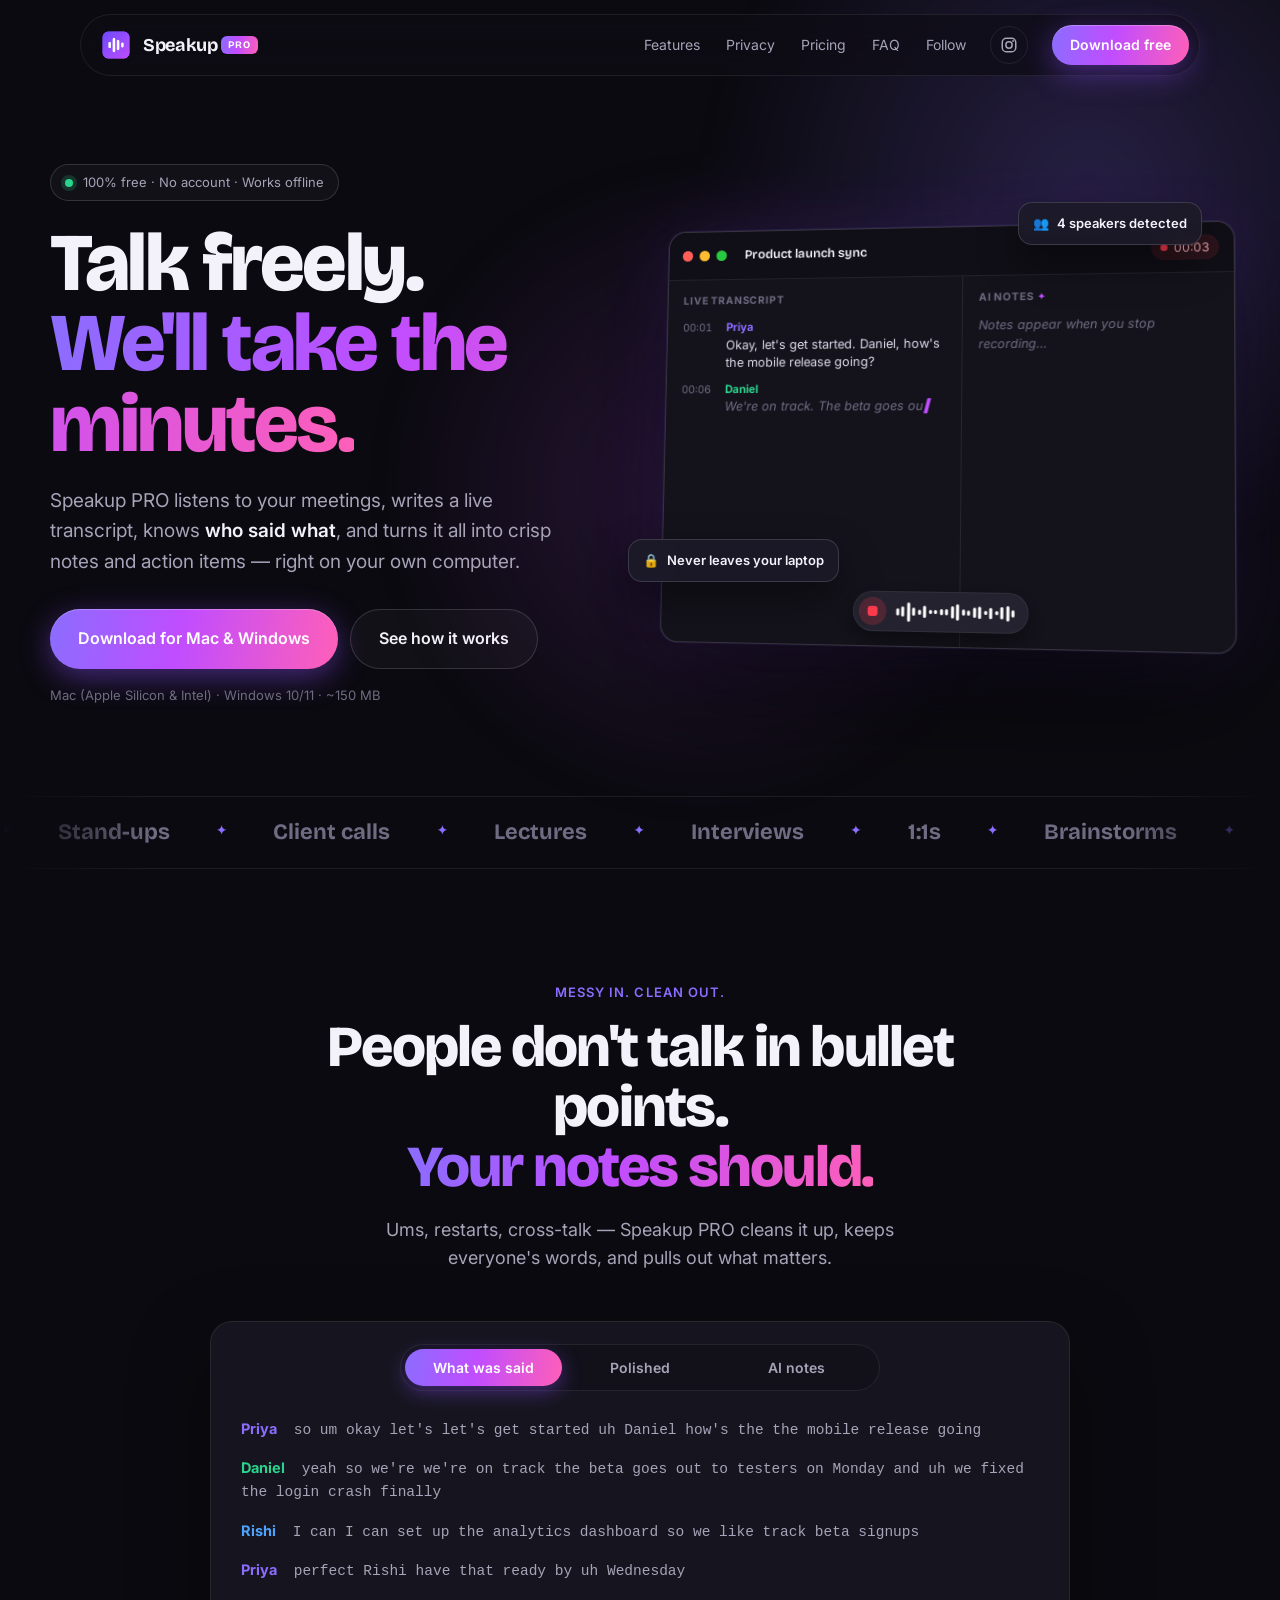
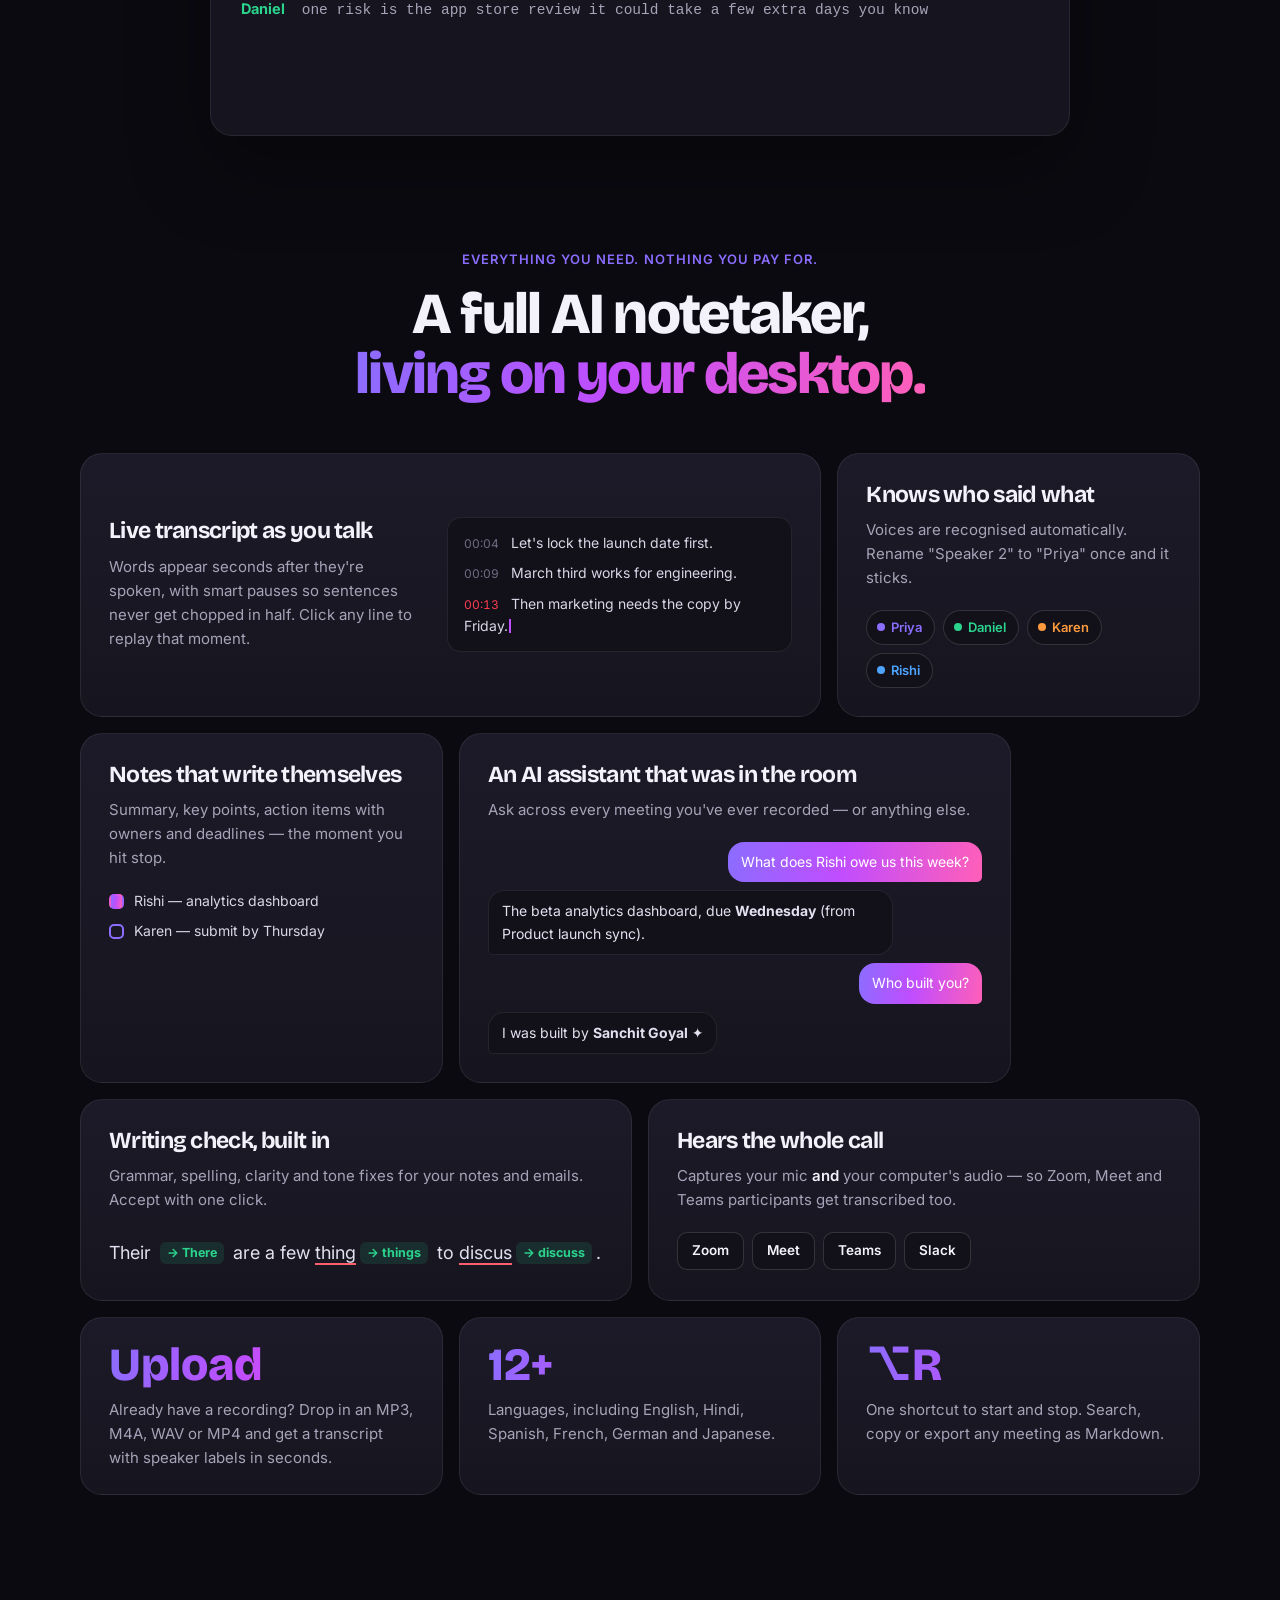
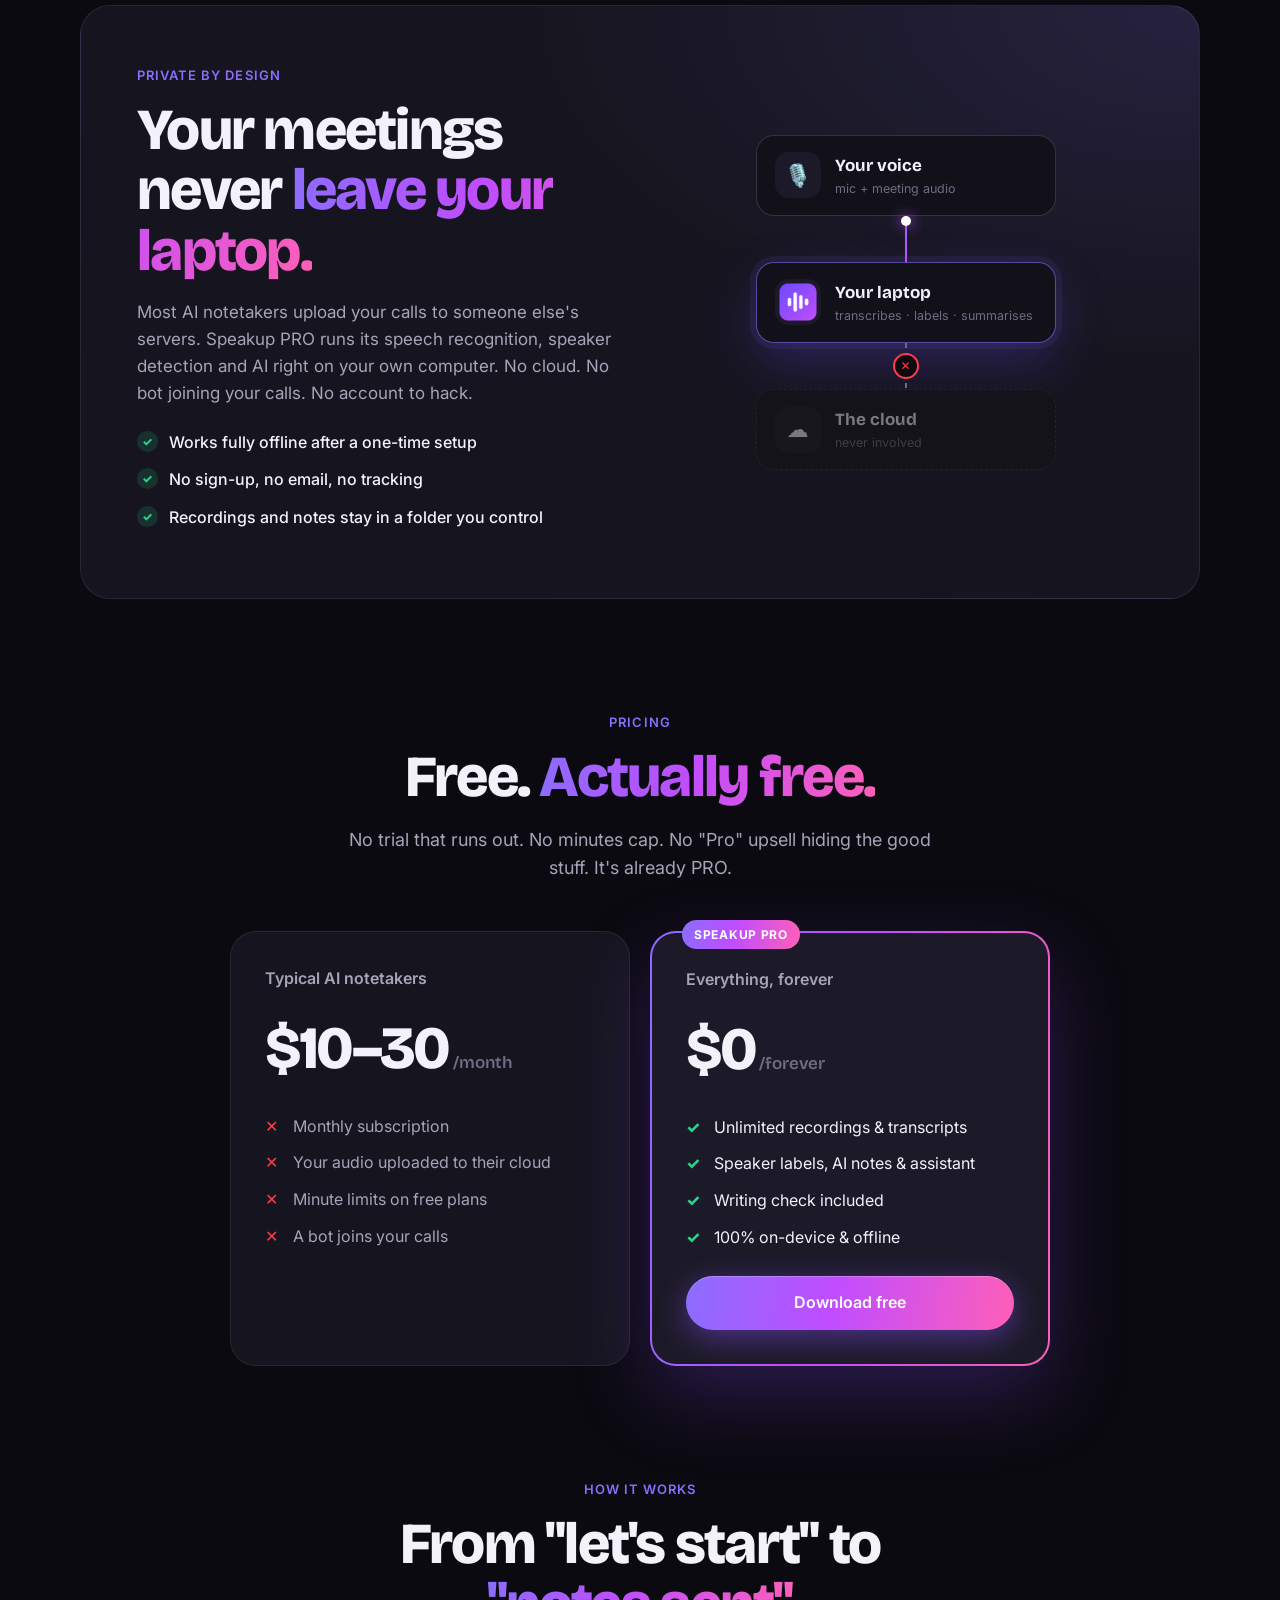
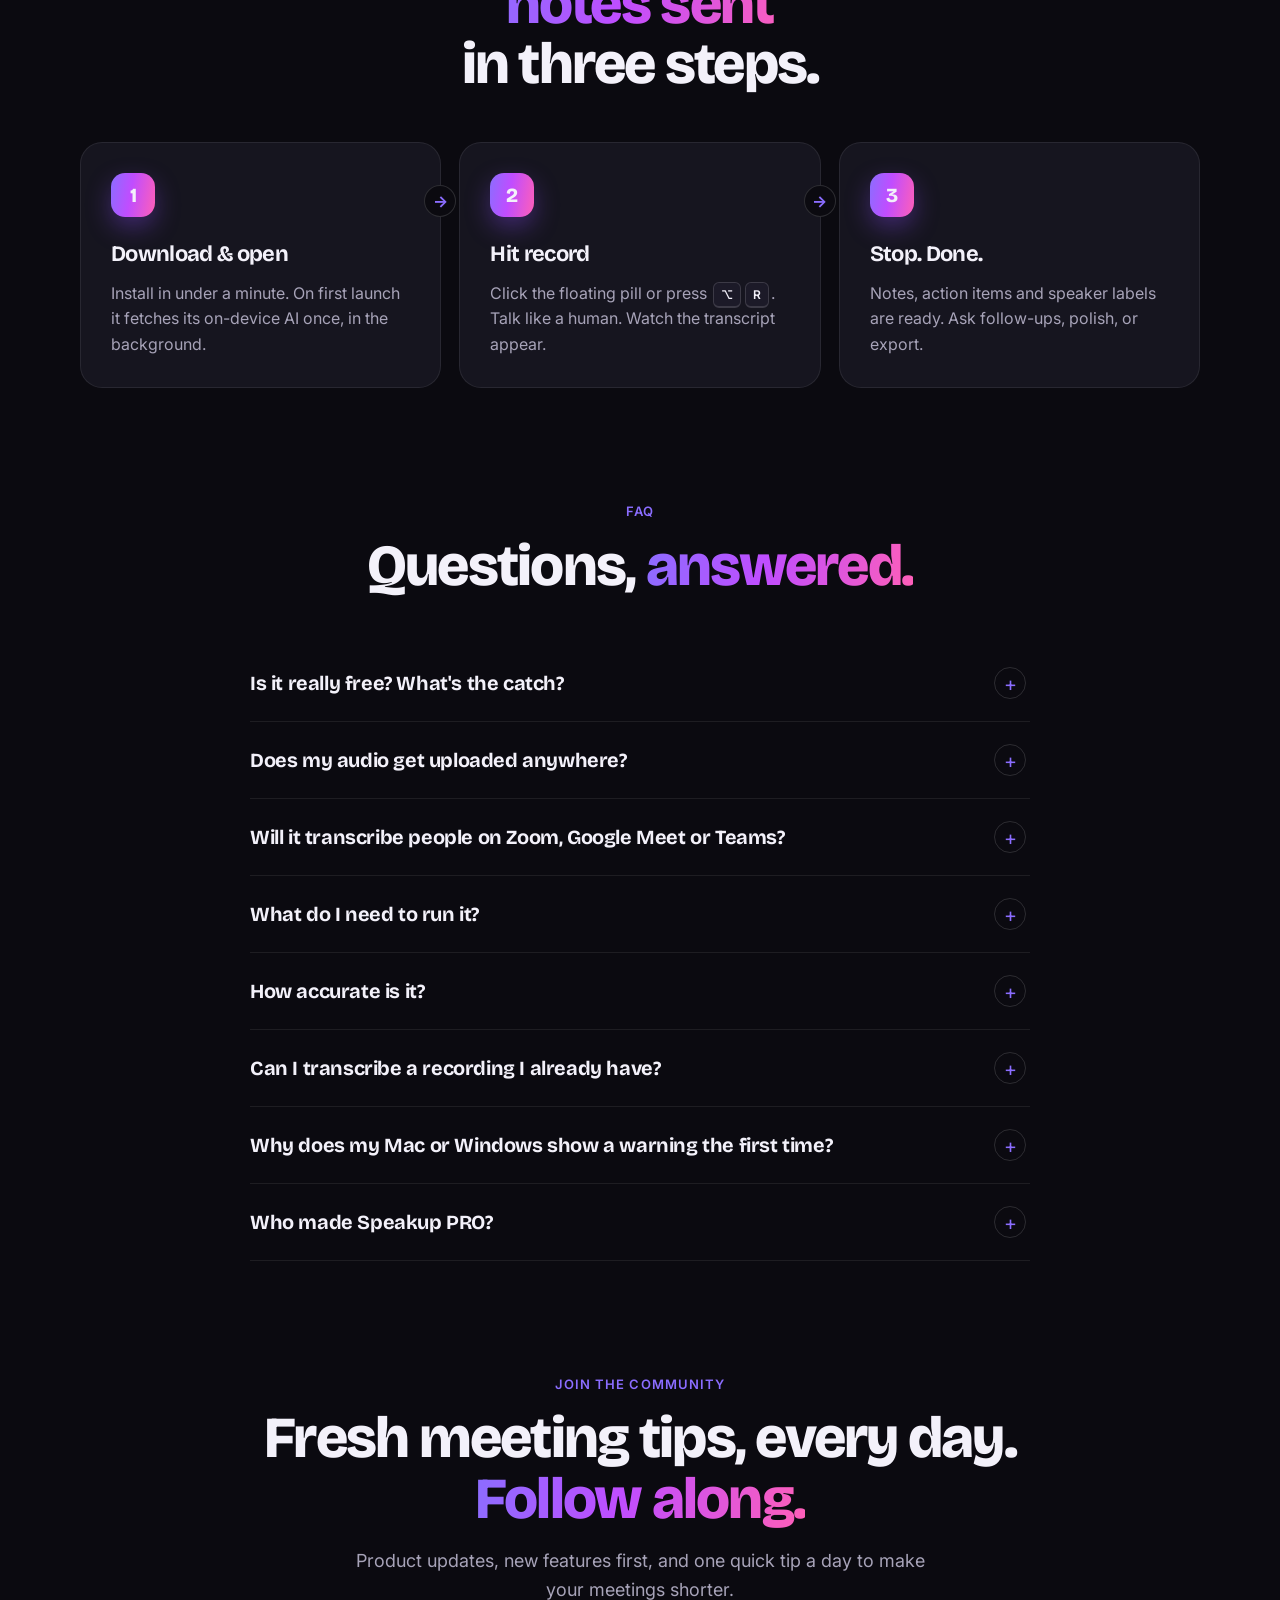
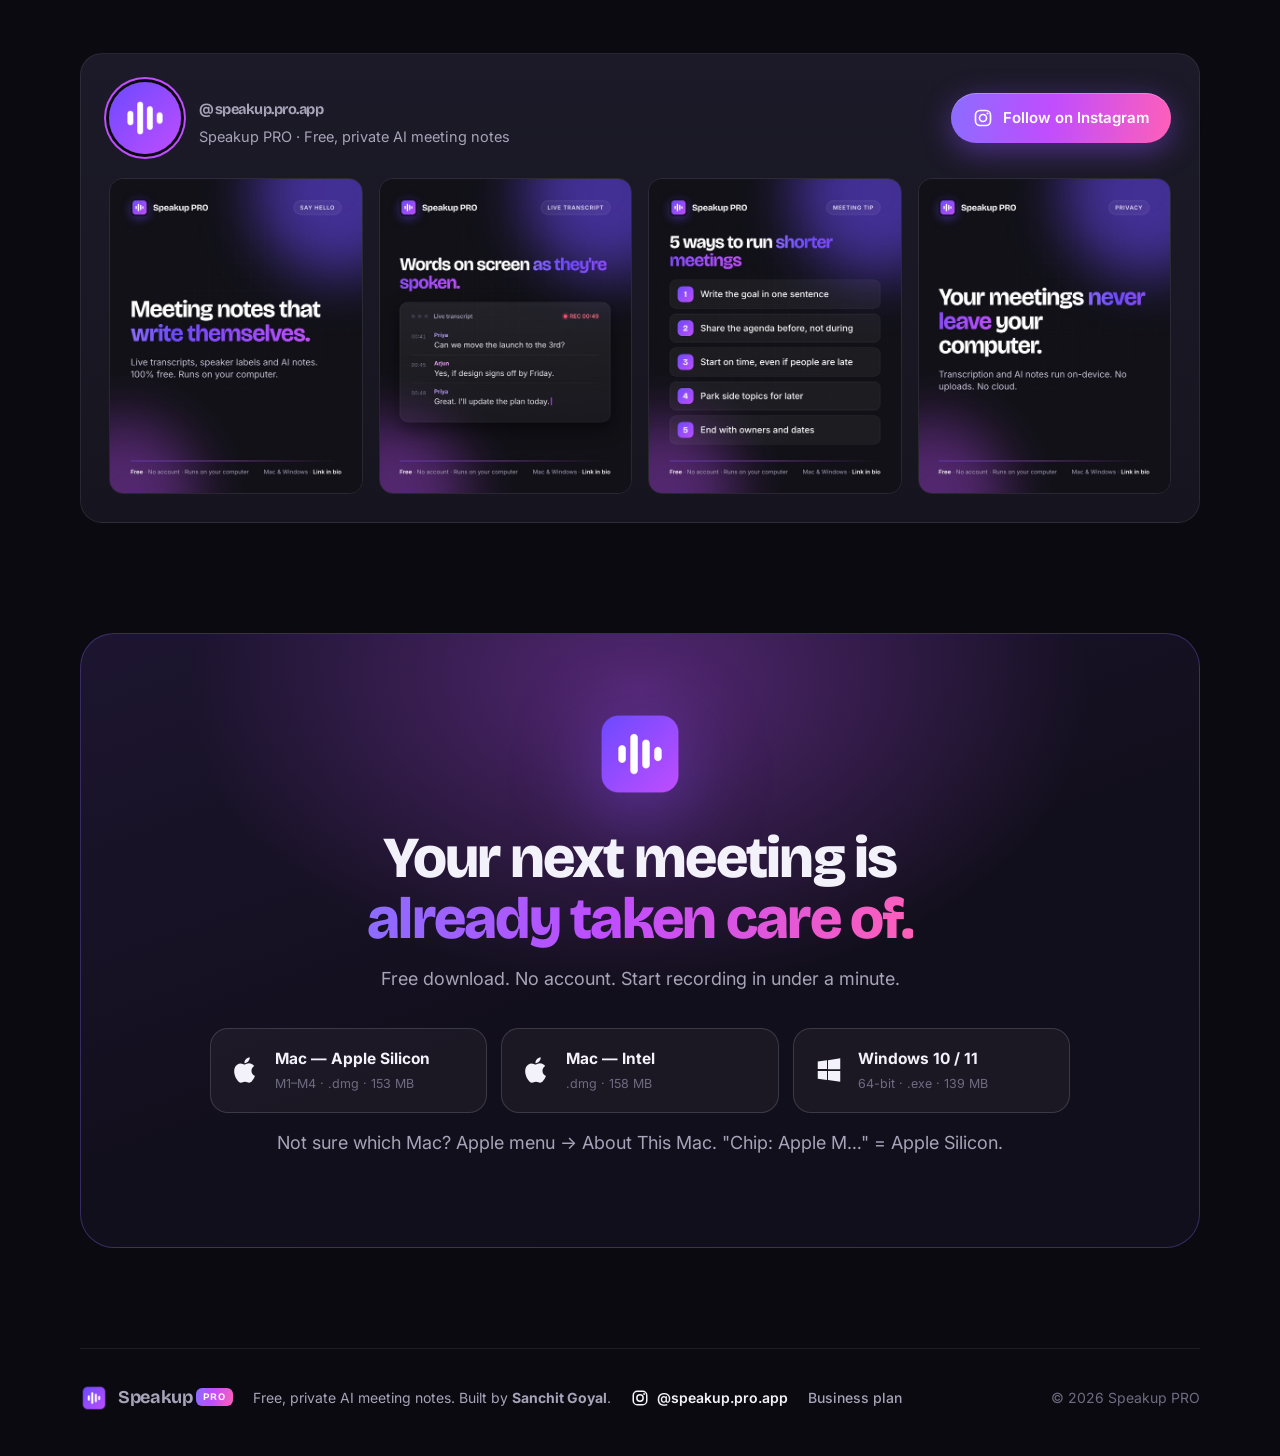
<file: index.html>
<!doctype html>
<html lang="en">
<head>
  <meta charset="utf-8" />
  <meta name="viewport" content="width=device-width, initial-scale=1" />
  <title>Speakup PRO — Free AI meeting notes that never leave your laptop</title>
  <meta name="description" content="Speakup PRO records your meetings, transcribes them live, knows who said what, and writes the notes — 100% free, no account, and everything runs on your own computer." />
  <meta property="og:title" content="Speakup PRO — Free AI meeting notes" />
  <meta property="og:description" content="Live transcripts, speaker labels, AI notes and an AI assistant. Free forever. Private by design — it all runs on your computer." />
  <meta property="og:image" content="https://sanchit-speakuppro.github.io/speakup-pro/assets/og.png" />
  <meta property="og:url" content="https://sanchit-speakuppro.github.io/speakup-pro/" />
  <meta name="twitter:card" content="summary_large_image" />
  <meta name="theme-color" content="#0b0a10" />
  <link rel="icon" href="assets/favicon.png" />
  <link rel="preconnect" href="https://fonts.googleapis.com" />
  <link rel="preconnect" href="https://fonts.gstatic.com" crossorigin />
  <link href="https://fonts.googleapis.com/css2?family=Bricolage+Grotesque:opsz,wght@12..96,500;12..96,700;12..96,800&family=Inter:wght@400;500;600;700&display=swap" rel="stylesheet" />
  <link rel="stylesheet" href="styles.css" />
</head>
<body>
  <div class="bg-glow" aria-hidden="true"></div>

  <!-- ================= NAV ================= -->
  <header class="nav">
    <a href="#" class="brand" aria-label="Speakup PRO home">
      <img src="assets/icon-256.png" alt="" width="34" height="34" />
      <span>Speakup <b>PRO</b></span>
    </a>
    <nav class="nav-links" aria-label="Main">
      <a href="#features">Features</a>
      <a href="#privacy">Privacy</a>
      <a href="#pricing">Pricing</a>
      <a href="#faq">FAQ</a>
      <a href="#follow">Follow</a>
    </nav>
    <a href="https://www.instagram.com/speakup.pro.app/" class="nav-ig" data-ig-link target="_blank" rel="noopener" aria-label="Follow Speakup PRO on Instagram"><svg class="ig-glyph" viewBox="0 0 24 24" aria-hidden="true"><rect x="3" y="3" width="18" height="18" rx="5.5" fill="none" stroke="currentColor" stroke-width="2"/><circle cx="12" cy="12" r="4.2" fill="none" stroke="currentColor" stroke-width="2"/><circle cx="17.4" cy="6.6" r="1.25" fill="currentColor"/></svg></a>
    <a href="#download" class="btn btn-sm btn-glow nav-cta">Download free</a>
  </header>

  <main>
    <!-- ================= HERO ================= -->
    <section class="hero">
      <div class="hero-copy">
        <div class="pill-badge"><span class="dot"></span> 100% free · No account · Works offline</div>
        <h1>Talk freely. <br /><span class="grad">We'll take the minutes.</span></h1>
        <p class="lead">Speakup PRO listens to your meetings, writes a live transcript, knows <em>who said what</em>, and turns it all into crisp notes and action items — right on your own computer.</p>
        <div class="hero-ctas">
          <a href="#download" class="btn btn-lg btn-glow" data-download-primary>
            <span class="os-ico" data-os-icon></span><span data-os-label>Download for free</span>
          </a>
          <a href="#how" class="btn btn-lg btn-ghost">See how it works</a>
        </div>
        <p class="hero-meta">Mac (Apple Silicon &amp; Intel) · Windows 10/11 · <span data-os-size>~150 MB</span></p>
      </div>

      <!-- Animated app window -->
      <div class="stage" aria-label="Animated preview of Speakup PRO transcribing a meeting">
        <div class="window">
          <div class="win-bar">
            <i></i><i></i><i></i>
            <span class="win-title">Product launch sync</span>
            <span class="rec-chip"><span class="rec-dot"></span><span id="demoTimer">00:00</span></span>
          </div>
          <div class="win-body">
            <div class="pane transcript" id="demoTranscript">
              <div class="pane-label">Live transcript</div>
            </div>
            <div class="pane notes">
              <div class="pane-label">AI notes <span class="spark">✦</span></div>
              <div id="demoNotes" class="demo-notes"></div>
            </div>
          </div>
          <div class="win-pill">
            <span class="rec-btn"></span>
            <span class="wave" id="demoWave"></span>
          </div>
        </div>
        <div class="float-card fc-1"><span>🔒</span> Never leaves your laptop</div>
        <div class="float-card fc-2"><span>👥</span> 4 speakers detected</div>
      </div>
    </section>

    <!-- ================= MARQUEE ================= -->
    <section class="marquee" aria-label="Made for">
      <div class="marquee-track">
        <span>Stand-ups</span><span>Client calls</span><span>Lectures</span><span>Interviews</span><span>1:1s</span><span>Brainstorms</span><span>Podcasts</span><span>Board meetings</span><span>Sales calls</span><span>Research</span>
        <span>Stand-ups</span><span>Client calls</span><span>Lectures</span><span>Interviews</span><span>1:1s</span><span>Brainstorms</span><span>Podcasts</span><span>Board meetings</span><span>Sales calls</span><span>Research</span>
      </div>
    </section>

    <!-- ================= MESSY → CLEAN ================= -->
    <section class="section polish" id="how-it-sounds">
      <div class="section-head">
        <span class="eyebrow">Messy in. Clean out.</span>
        <h2>People don't talk in bullet points. <br /><span class="grad">Your notes should.</span></h2>
        <p>Ums, restarts, cross-talk — Speakup PRO cleans it up, keeps everyone's words, and pulls out what matters.</p>
      </div>
      <div class="polish-card">
        <div class="polish-toggle" role="tablist" aria-label="Transcript view">
          <button role="tab" aria-selected="true" data-view="raw">What was said</button>
          <button role="tab" aria-selected="false" data-view="clean">Polished</button>
          <button role="tab" aria-selected="false" data-view="notes">AI notes</button>
          <span class="toggle-thumb"></span>
        </div>
        <div class="polish-views">
          <div class="pv pv-raw active" data-pane="raw">
            <p><b class="who c1">Priya</b> so um okay let's let's get started uh Daniel how's the the mobile release going</p>
            <p><b class="who c2">Daniel</b> yeah so we're we're on track the beta goes out to testers on Monday and uh we fixed the login crash finally</p>
            <p><b class="who c4">Rishi</b> I can I can set up the analytics dashboard so we like track beta signups</p>
            <p><b class="who c1">Priya</b> perfect Rishi have that ready by uh Wednesday</p>
            <p><b class="who c2">Daniel</b> one risk is the app store review it could take a few extra days you know</p>
          </div>
          <div class="pv pv-clean" data-pane="clean">
            <p><b class="who c1">Priya</b> <s>so um</s> Okay, let's get started. Daniel, how's the mobile release going?</p>
            <p><b class="who c2">Daniel</b> We're on track. The beta goes out to testers on Monday, and we fixed the login crash<s> finally</s>.</p>
            <p><b class="who c4">Rishi</b> I can set up the analytics dashboard so we can track beta signups.</p>
            <p><b class="who c1">Priya</b> Perfect. Rishi, have that ready by Wednesday.</p>
            <p><b class="who c2">Daniel</b> One risk is the App Store review — it could take a few extra days.</p>
            <div class="legend"><span><s>struck</s> fillers removed</span><span>✓ punctuation &amp; names fixed</span></div>
          </div>
          <div class="pv pv-notes" data-pane="notes">
            <h4>Summary</h4>
            <p>The mobile beta ships to testers on Monday after the login crash fix. Analytics will track signups, and App Store review timing is the main risk.</p>
            <h4>Action items</h4>
            <ul class="tasks">
              <li><span class="box"></span><b class="who c4">Rishi</b> Set up the beta analytics dashboard — <em>by Wednesday</em></li>
              <li><span class="box"></span><b class="who c2">Daniel</b> Send the beta to testers — <em>Monday</em></li>
            </ul>
            <h4>Risks</h4>
            <p>App Store review could add a few days.</p>
          </div>
        </div>
      </div>
    </section>

    <!-- ================= FEATURES (bento) ================= -->
    <section class="section" id="features">
      <div class="section-head">
        <span class="eyebrow">Everything you need. Nothing you pay for.</span>
        <h2>A full AI notetaker, <br /><span class="grad">living on your desktop.</span></h2>
      </div>
      <div class="bento">
        <article class="tile t-wide t-live">
          <div class="tile-copy">
            <h3>Live transcript as you talk</h3>
            <p>Words appear seconds after they're spoken, with smart pauses so sentences never get chopped in half. Click any line to replay that moment.</p>
          </div>
          <div class="mini-transcript" aria-hidden="true">
            <div><span class="t">00:04</span> Let's lock the launch date first.</div>
            <div><span class="t">00:09</span> March third works for engineering.</div>
            <div class="typing-line"><span class="t live">00:13</span> <span class="typewriter" data-text="Then marketing needs the copy by Friday."></span><span class="caret"></span></div>
          </div>
        </article>

        <article class="tile t-speakers">
          <h3>Knows who said what</h3>
          <p>Voices are recognised automatically. Rename "Speaker 2" to "Priya" once and it sticks.</p>
          <div class="chips" aria-hidden="true">
            <span class="chip c1">Priya</span><span class="chip c2">Daniel</span><span class="chip c3">Karen</span><span class="chip c4">Rishi</span>
          </div>
        </article>

        <article class="tile t-notes">
          <h3>Notes that write themselves</h3>
          <p>Summary, key points, action items with owners and deadlines — the moment you hit stop.</p>
          <ul class="mini-tasks" aria-hidden="true">
            <li><span class="box on"></span> Rishi — analytics dashboard</li>
            <li><span class="box"></span> Karen — submit by Thursday</li>
          </ul>
        </article>

        <article class="tile t-assistant">
          <h3>An AI assistant that was in the room</h3>
          <p>Ask across every meeting you've ever recorded — or anything else.</p>
          <div class="chat" aria-hidden="true">
            <div class="b user">What does Rishi owe us this week?</div>
            <div class="b bot">The beta analytics dashboard, due <b>Wednesday</b> (from Product launch sync).</div>
            <div class="b user">Who built you?</div>
            <div class="b bot">I was built by <b>Sanchit Goyal</b> ✦</div>
          </div>
        </article>

        <article class="tile t-writing">
          <h3>Writing check, built in</h3>
          <p>Grammar, spelling, clarity and tone fixes for your notes and emails. Accept with one click.</p>
          <p class="wc-demo" aria-hidden="true">Their <span class="fix">→ There</span> are a few <u>thing</u><span class="fix">→ things</span> to <span class="nw"><u>discus</u><span class="fix">→ discuss</span>.</span></p>
        </article>

        <article class="tile t-calls">
          <h3>Hears the whole call</h3>
          <p>Captures your mic <em>and</em> your computer's audio — so Zoom, Meet and Teams participants get transcribed too.</p>
          <div class="apps" aria-hidden="true"><span>Zoom</span><span>Meet</span><span>Teams</span><span>Slack</span></div>
        </article>

        <article class="tile t-small t-accuracy">
          <div class="big-num">Upload</div>
          <p>Already have a recording? Drop in an MP3, M4A, WAV or MP4 and get a transcript with speaker labels in seconds.</p>
        </article>
        <article class="tile t-small t-langs">
          <div class="big-num">12+</div>
          <p>Languages, including English, Hindi, Spanish, French, German and Japanese.</p>
        </article>
        <article class="tile t-small t-export">
          <div class="big-num">⌥R</div>
          <p>One shortcut to start and stop. Search, copy or export any meeting as Markdown.</p>
        </article>
      </div>
    </section>

    <!-- ================= PRIVACY ================= -->
    <section class="section privacy" id="privacy">
      <div class="privacy-grid">
        <div>
          <span class="eyebrow">Private by design</span>
          <h2>Your meetings never <span class="grad">leave your laptop.</span></h2>
          <p class="lead-sm">Most AI notetakers upload your calls to someone else's servers. Speakup PRO runs its speech recognition, speaker detection and AI right on your own computer. No cloud. No bot joining your calls. No account to hack.</p>
          <ul class="checks">
            <li>Works fully offline after a one-time setup</li>
            <li>No sign-up, no email, no tracking</li>
            <li>Recordings and notes stay in a folder you control</li>
          </ul>
        </div>
        <div class="flow-diagram" aria-label="Diagram: audio goes from your microphone to the AI on your laptop, never to the cloud">
          <div class="node"><span class="ic">🎙️</span><span class="txt"><b>Your voice</b><small>mic + meeting audio</small></span></div>
          <div class="link"><span class="pulse"></span></div>
          <div class="node core"><span class="ic"><img src="assets/icon-256.png" alt="" /></span><span class="txt"><b>Your laptop</b><small>transcribes · labels · summarises</small></span></div>
          <div class="link cut"><span class="x">✕</span></div>
          <div class="node cloud"><span class="ic">☁️</span><span class="txt"><b>The cloud</b><small>never involved</small></span></div>
        </div>
      </div>
    </section>

    <!-- ================= PRICING ================= -->
    <section class="section" id="pricing">
      <div class="section-head">
        <span class="eyebrow">Pricing</span>
        <h2>Free. <span class="grad">Actually free.</span></h2>
        <p>No trial that runs out. No minutes cap. No "Pro" upsell hiding the good stuff. It's already PRO.</p>
      </div>
      <div class="price-row">
        <div class="price-card others">
          <div class="pc-head">Typical AI notetakers</div>
          <div class="pc-price">$10–30<small>/month</small></div>
          <ul>
            <li class="no">Monthly subscription</li>
            <li class="no">Your audio uploaded to their cloud</li>
            <li class="no">Minute limits on free plans</li>
            <li class="no">A bot joins your calls</li>
          </ul>
        </div>
        <div class="price-card ours">
          <div class="pc-ribbon">Speakup PRO</div>
          <div class="pc-head">Everything, forever</div>
          <div class="pc-price">$0<small>/forever</small></div>
          <ul>
            <li>Unlimited recordings &amp; transcripts</li>
            <li>Speaker labels, AI notes &amp; assistant</li>
            <li>Writing check included</li>
            <li>100% on-device &amp; offline</li>
          </ul>
          <a href="#download" class="btn btn-glow btn-block">Download free</a>
        </div>
      </div>
    </section>

    <!-- ================= HOW IT WORKS ================= -->
    <section class="section" id="how">
      <div class="section-head">
        <span class="eyebrow">How it works</span>
        <h2>From <span class="nw">"let's start"</span> to <span class="grad nw">"notes sent"</span> <br />in three steps.</h2>
      </div>
      <ol class="steps">
        <li>
          <span class="step-n">1</span>
          <h3>Download &amp; open</h3>
          <p>Install in under a minute. On first launch it fetches its on-device AI once, in the background.</p>
        </li>
        <li>
          <span class="step-n">2</span>
          <h3>Hit record</h3>
          <p>Click the floating pill or press <kbd>⌥</kbd><kbd>R</kbd>. Talk like a human. Watch the transcript appear.</p>
        </li>
        <li>
          <span class="step-n">3</span>
          <h3>Stop. Done.</h3>
          <p>Notes, action items and speaker labels are ready. Ask follow-ups, polish, or export.</p>
        </li>
      </ol>
    </section>

    <!-- ================= FAQ ================= -->
    <section class="section faq" id="faq">
      <div class="section-head">
        <span class="eyebrow">FAQ</span>
        <h2>Questions, <span class="grad">answered.</span></h2>
      </div>
      <div class="faq-list">
        <details>
          <summary>Is it really free? What's the catch?</summary>
          <p>It's really free. Because everything runs on your own computer, there are no server costs to pass on to you — so there's no subscription, no account and no ads.</p>
        </details>
        <details>
          <summary>Does my audio get uploaded anywhere?</summary>
          <p>No. Speech recognition, speaker detection and the AI all run locally. The only internet use is a one-time download of the AI models on first launch; after that you can record with Wi-Fi off.</p>
        </details>
        <details>
          <summary>Will it transcribe people on Zoom, Google Meet or Teams?</summary>
          <p>Yes. Turn on "Also capture computer audio" and Speakup PRO records the call audio alongside your mic. No bot joins the meeting, so nobody sees an extra participant.</p>
        </details>
        <details>
          <summary>What do I need to run it?</summary>
          <p>A Mac (Apple Silicon or Intel, macOS 12 or later) or a Windows 10/11 PC, 8 GB of RAM or more, and about 2.5 GB of free disk space for the app and its on-device AI. Newer computers write notes faster — on Apple Silicon it's quick.</p>
        </details>
        <details>
          <summary>How accurate is it?</summary>
          <p>Very. English and 24 European languages use NVIDIA Parakeet, a fast, highly accurate open speech model — in our tests on real recorded speech it got about 97% of words right. Other languages use Whisper. Like any AI, it can occasionally mishear a name or mix up who said what, so give important details a quick look.</p>
        </details>
        <details>
          <summary>Can I transcribe a recording I already have?</summary>
          <p>Yes. Click <b>Upload recording</b> (or drag a file onto the app) and choose an audio or video file — MP3, M4A, WAV, AAC, MP4, MOV and more. You get the full transcript with speaker labels and AI notes, all processed on your computer.</p>
        </details>
        <details>
          <summary>Why does my Mac or Windows show a warning the first time?</summary>
          <p>The installers aren't code-signed yet. On Mac, right-click the app and choose <b>Open</b>. On Windows, click <b>More info → Run anyway</b>. You only need to do this once.</p>
        </details>
        <details>
          <summary>Who made Speakup PRO?</summary>
          <p>Speakup PRO was built by Sanchit Goyal. Ask the in-app assistant — it'll tell you the same.</p>
        </details>
      </div>
    </section>

    <!-- ================= FOLLOW ON INSTAGRAM ================= -->
    <section class="section follow" id="follow">
      <div class="section-head">
        <span class="eyebrow">Join the community</span>
        <h2>Fresh meeting tips, every day. <br /><span class="grad">Follow along.</span></h2>
        <p>Product updates, new features first, and one quick tip a day to make your meetings shorter.</p>
      </div>
      <div class="ig-card">
        <div class="ig-head">
          <img src="assets/instagram/avatar.png" alt="" class="ig-avatar" width="72" height="72" />
          <div class="ig-id">
            <b class="ig-handle"><span class="at">@</span><span data-ig-handle>speakup.pro.app</span></b>
            <span>Speakup PRO · Free, private AI meeting notes</span>
          </div>
          <a href="https://www.instagram.com/speakup.pro.app/" class="btn btn-glow ig-follow" data-ig-link target="_blank" rel="noopener"><svg class="ig-glyph" viewBox="0 0 24 24" aria-hidden="true"><rect x="3" y="3" width="18" height="18" rx="5.5" fill="none" stroke="currentColor" stroke-width="2"/><circle cx="12" cy="12" r="4.2" fill="none" stroke="currentColor" stroke-width="2"/><circle cx="17.4" cy="6.6" r="1.25" fill="currentColor"/></svg><span>Follow on Instagram</span></a>
        </div>
        <div class="ig-grid">
          <a href="https://www.instagram.com/speakup.pro.app/" class="ig-post" data-ig-link target="_blank" rel="noopener"><img src="assets/instagram/post-01.jpg" alt="Instagram post: Meeting notes that write themselves" loading="lazy" width="540" height="675" /><span class="ig-over"><svg class="ig-glyph" viewBox="0 0 24 24" aria-hidden="true"><rect x="3" y="3" width="18" height="18" rx="5.5" fill="none" stroke="currentColor" stroke-width="2"/><circle cx="12" cy="12" r="4.2" fill="none" stroke="currentColor" stroke-width="2"/><circle cx="17.4" cy="6.6" r="1.25" fill="currentColor"/></svg>View on Instagram</span></a>
          <a href="https://www.instagram.com/speakup.pro.app/" class="ig-post" data-ig-link target="_blank" rel="noopener"><img src="assets/instagram/post-02.jpg" alt="Instagram post: Words on screen as they're spoken" loading="lazy" width="540" height="675" /><span class="ig-over"><svg class="ig-glyph" viewBox="0 0 24 24" aria-hidden="true"><rect x="3" y="3" width="18" height="18" rx="5.5" fill="none" stroke="currentColor" stroke-width="2"/><circle cx="12" cy="12" r="4.2" fill="none" stroke="currentColor" stroke-width="2"/><circle cx="17.4" cy="6.6" r="1.25" fill="currentColor"/></svg>View on Instagram</span></a>
          <a href="https://www.instagram.com/speakup.pro.app/" class="ig-post" data-ig-link target="_blank" rel="noopener"><img src="assets/instagram/post-04.jpg" alt="Instagram post: 5 ways to run shorter meetings" loading="lazy" width="540" height="675" /><span class="ig-over"><svg class="ig-glyph" viewBox="0 0 24 24" aria-hidden="true"><rect x="3" y="3" width="18" height="18" rx="5.5" fill="none" stroke="currentColor" stroke-width="2"/><circle cx="12" cy="12" r="4.2" fill="none" stroke="currentColor" stroke-width="2"/><circle cx="17.4" cy="6.6" r="1.25" fill="currentColor"/></svg>View on Instagram</span></a>
          <a href="https://www.instagram.com/speakup.pro.app/" class="ig-post" data-ig-link target="_blank" rel="noopener"><img src="assets/instagram/post-06.jpg" alt="Instagram post: Your meetings never leave your computer" loading="lazy" width="540" height="675" /><span class="ig-over"><svg class="ig-glyph" viewBox="0 0 24 24" aria-hidden="true"><rect x="3" y="3" width="18" height="18" rx="5.5" fill="none" stroke="currentColor" stroke-width="2"/><circle cx="12" cy="12" r="4.2" fill="none" stroke="currentColor" stroke-width="2"/><circle cx="17.4" cy="6.6" r="1.25" fill="currentColor"/></svg>View on Instagram</span></a>
        </div>
      </div>
    </section>

    <!-- ================= DOWNLOAD ================= -->
    <section class="section download" id="download">
      <div class="dl-card">
        <div class="dl-glow" aria-hidden="true"></div>
        <img src="assets/icon-256.png" alt="Speakup PRO app icon" class="dl-icon" width="96" height="96" />
        <h2>Your next meeting is <br /><span class="grad">already taken care of.</span></h2>
        <p>Free download. No account. Start recording in under a minute.</p>
        <div class="dl-grid">
          <a class="dl-btn" data-platform="mac-arm" href="#">
            <span class="dl-os"></span>
            <span><b>Mac — Apple Silicon</b><small>M1–M4 · .dmg · 153 MB</small></span>
          </a>
          <a class="dl-btn" data-platform="mac-intel" href="#">
            <span class="dl-os"></span>
            <span><b>Mac — Intel</b><small>.dmg · 158 MB</small></span>
          </a>
          <a class="dl-btn" data-platform="windows" href="#">
            <span class="dl-os win"></span>
            <span><b>Windows 10 / 11</b><small>64-bit · .exe · 139 MB</small></span>
          </a>
        </div>
        <p class="dl-help">Not sure which Mac? Apple menu → About This Mac. "Chip: Apple M…" = Apple Silicon.</p>
      </div>
    </section>
  </main>

  <footer class="footer">
    <div class="brand"><img src="assets/icon-256.png" alt="" width="28" height="28" /><span>Speakup <b>PRO</b></span></div>
    <p>Free, private AI meeting notes. Built by <b>Sanchit Goyal</b>.</p>
    <a href="https://www.instagram.com/speakup.pro.app/" class="foot-ig" data-ig-link target="_blank" rel="noopener"><svg class="ig-glyph" viewBox="0 0 24 24" aria-hidden="true"><rect x="3" y="3" width="18" height="18" rx="5.5" fill="none" stroke="currentColor" stroke-width="2"/><circle cx="12" cy="12" r="4.2" fill="none" stroke="currentColor" stroke-width="2"/><circle cx="17.4" cy="6.6" r="1.25" fill="currentColor"/></svg><span>@<span data-ig-handle>speakup.pro.app</span></span></a>
    <a href="business-plan.html" class="foot-link">Business plan</a>
    <p class="small">© <span id="year">2026</span> Speakup PRO</p>
  </footer>

  <script src="script.js"></script>
</body>
</html>
</file>
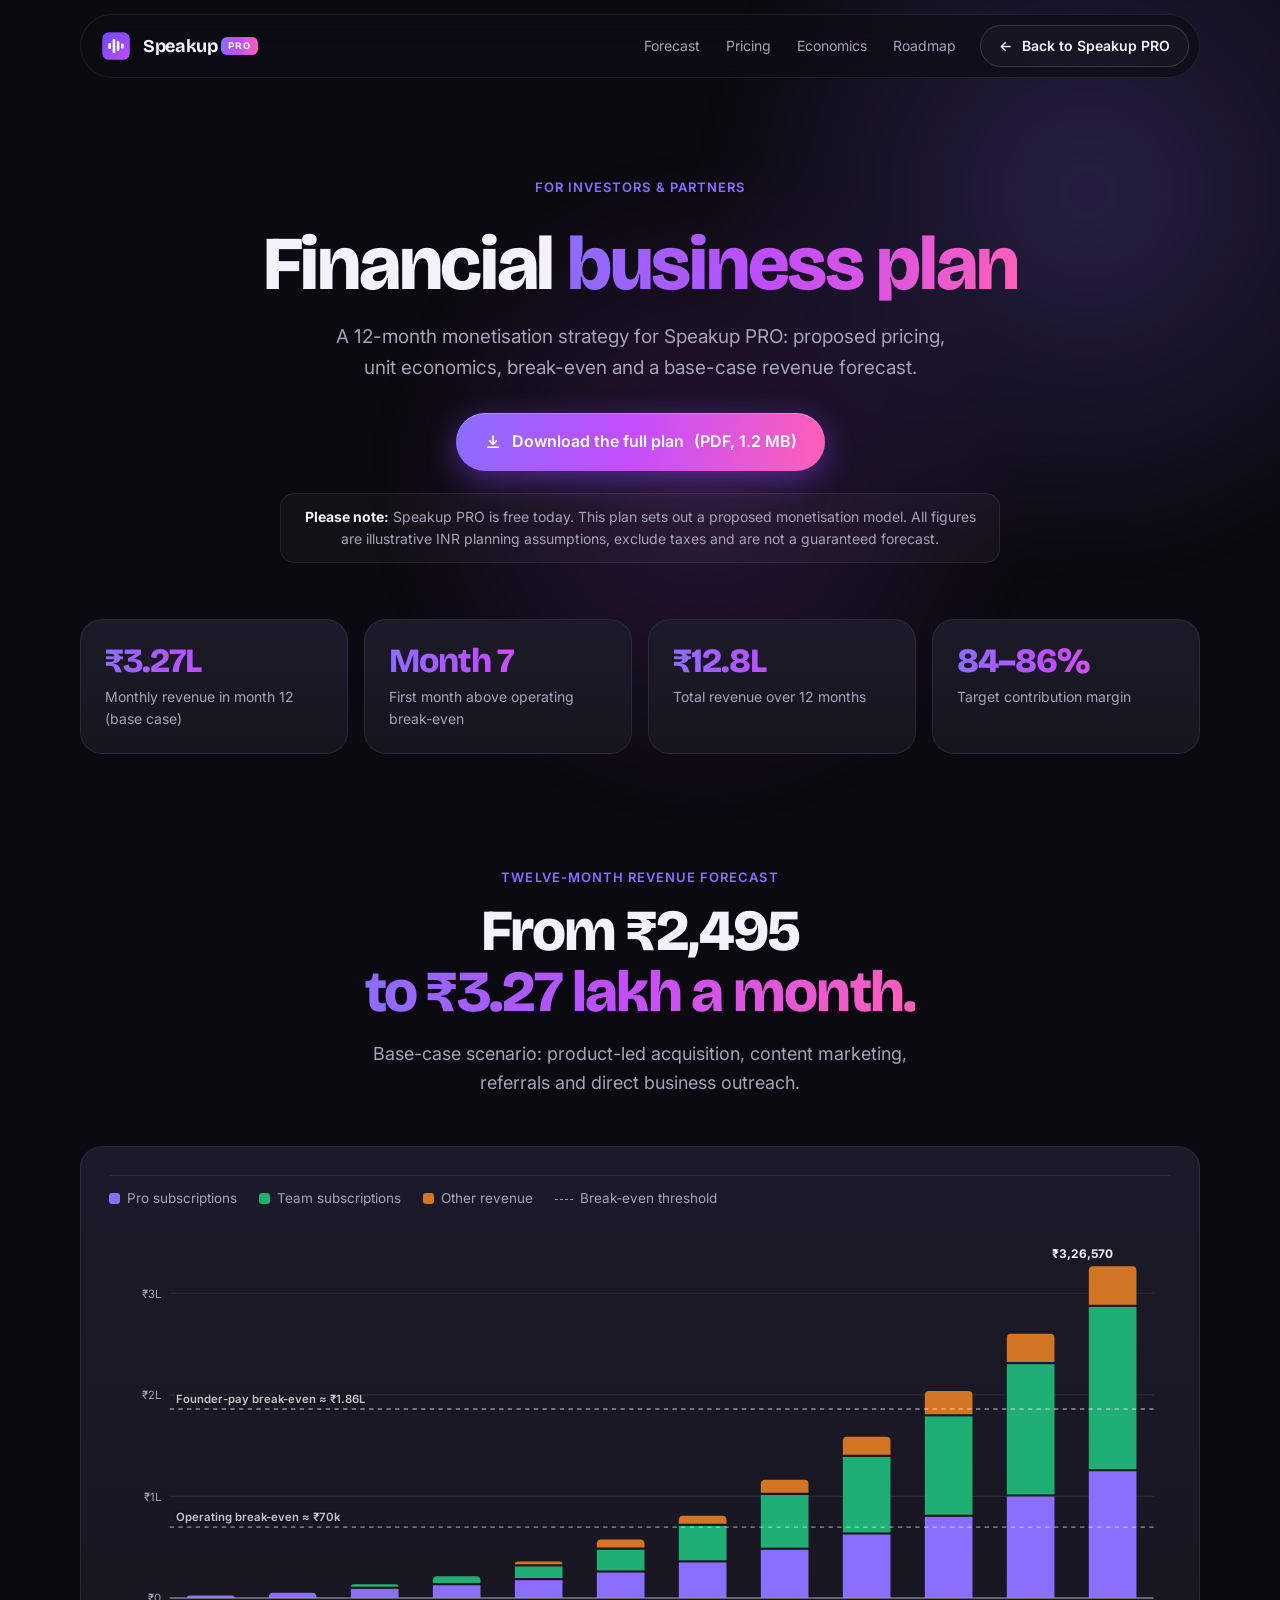
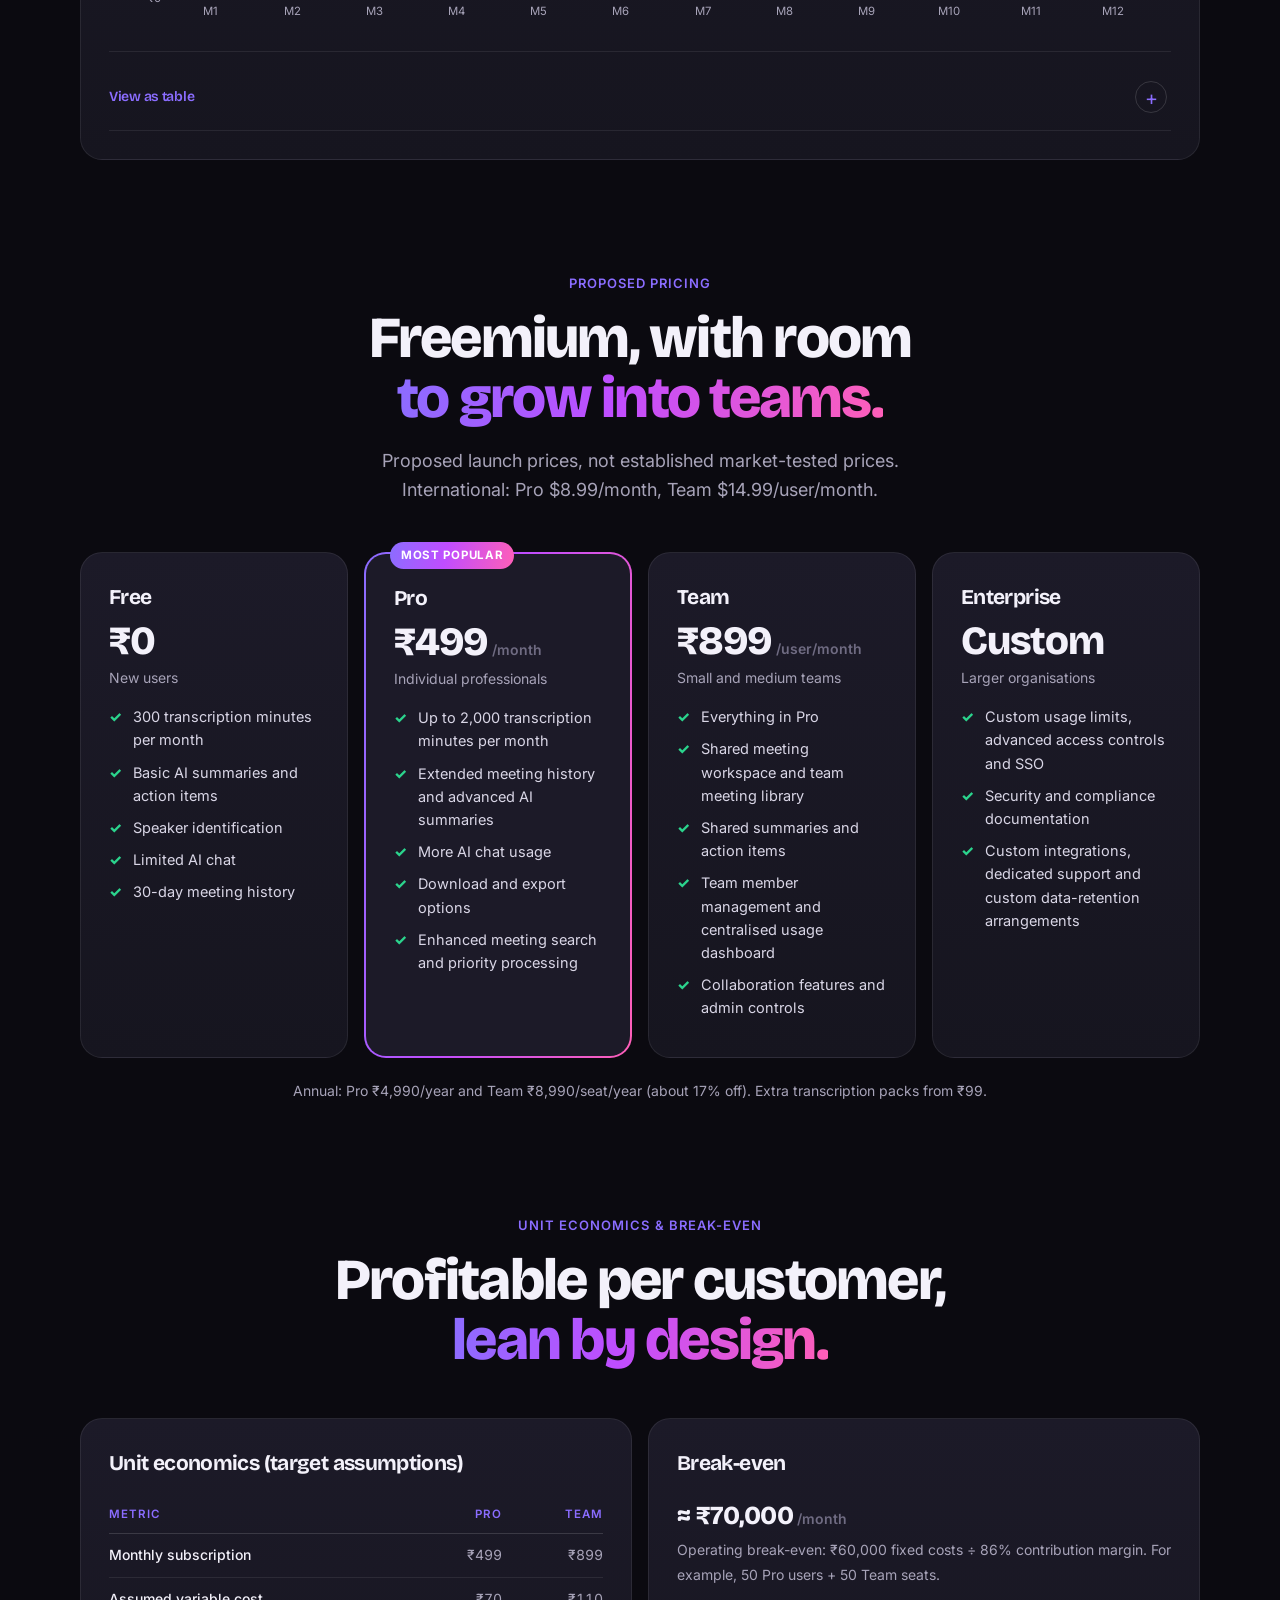
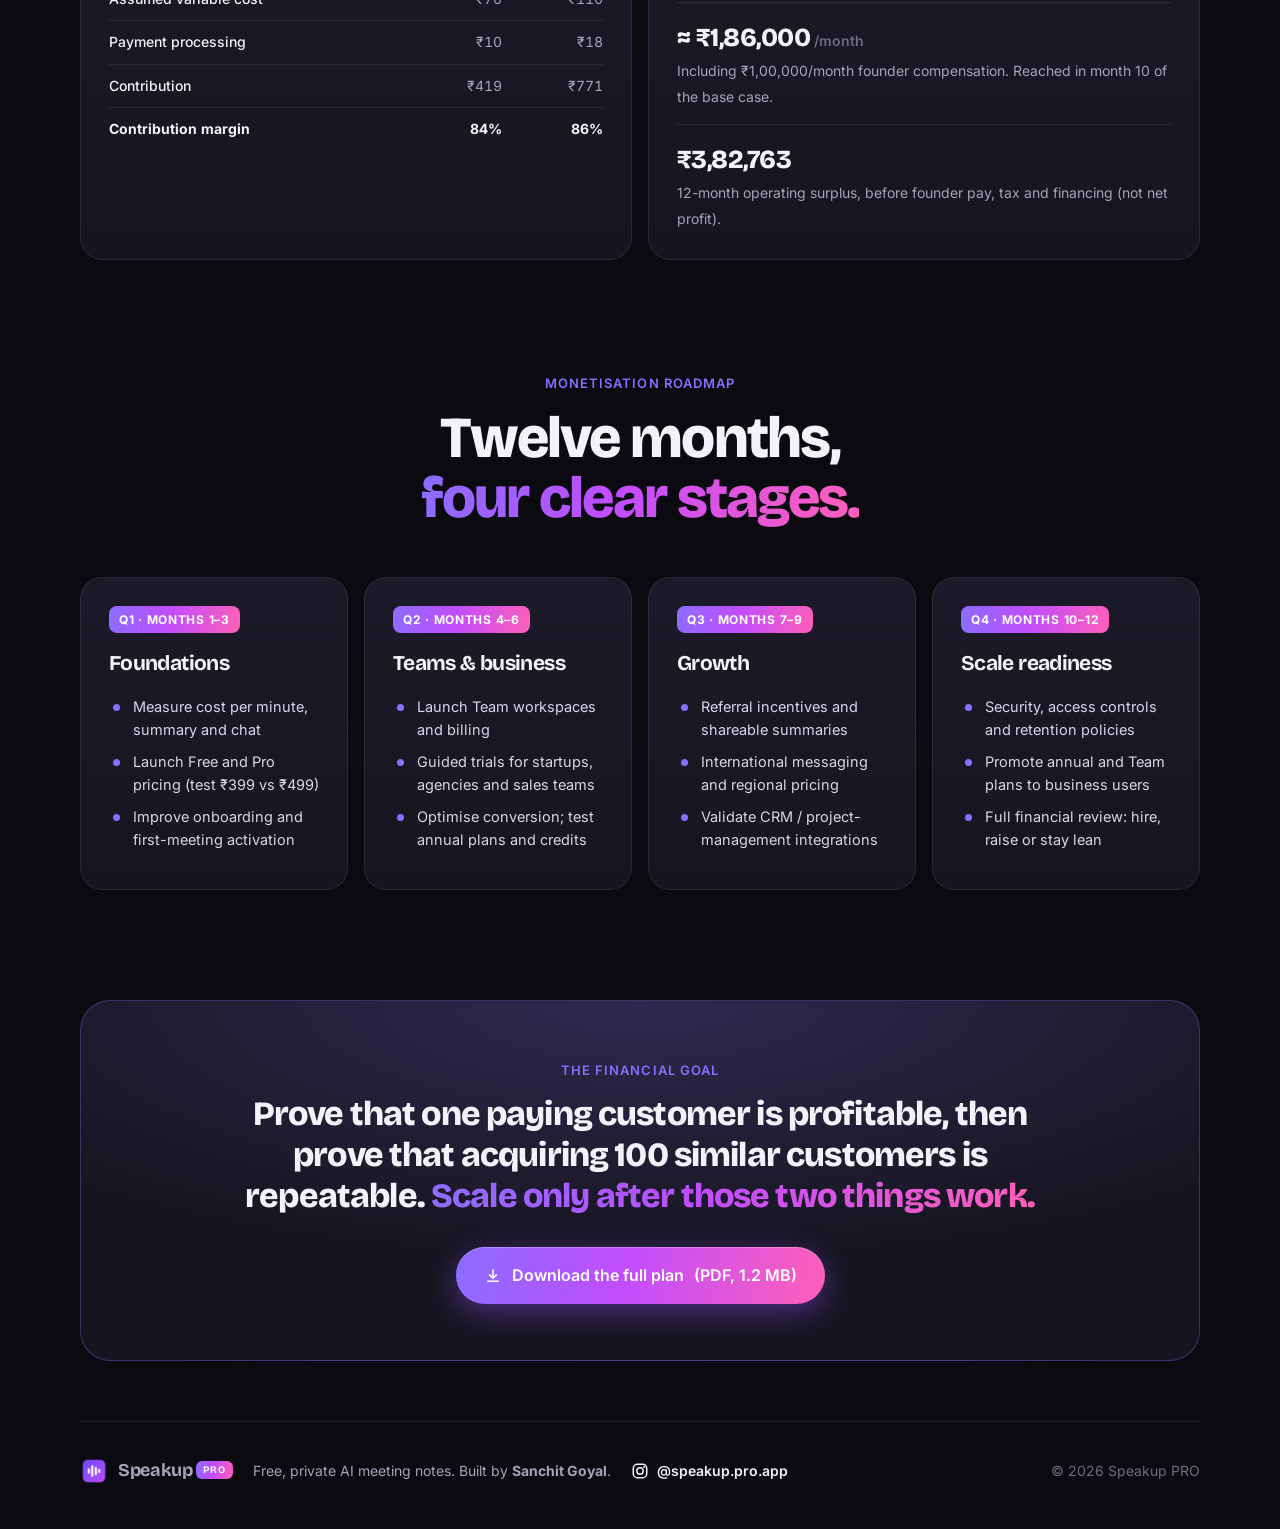
<file: business-plan.html>
<!doctype html>
<html lang="en">
<head>
  <meta charset="utf-8" />
  <meta name="viewport" content="width=device-width, initial-scale=1" />
  <title>Business plan — Speakup PRO</title>
  <meta name="description" content="Speakup PRO's 12-month financial business plan: proposed pricing, unit economics, break-even analysis and revenue forecast." />
  <meta property="og:title" content="Speakup PRO — Financial business plan" />
  <meta property="og:description" content="Proposed pricing, unit economics, break-even and a 12-month revenue forecast for Speakup PRO." />
  <meta property="og:image" content="https://sanchit-speakuppro.github.io/speakup-pro/assets/og.png" />
  <meta name="robots" content="noindex" />
  <meta name="theme-color" content="#0b0a10" />
  <link rel="icon" href="assets/favicon.png" />
  <link rel="preconnect" href="https://fonts.googleapis.com" />
  <link rel="preconnect" href="https://fonts.gstatic.com" crossorigin />
  <link href="https://fonts.googleapis.com/css2?family=Bricolage+Grotesque:opsz,wght@12..96,500;12..96,700;12..96,800&family=Inter:wght@400;500;600;700&display=swap" rel="stylesheet" />
  <link rel="stylesheet" href="styles.css" />
  <link rel="stylesheet" href="business-plan.css" />
</head>
<body class="bp">
  <div class="bg-glow" aria-hidden="true"></div>
  <header class="nav">
    <a href="index.html" class="brand" aria-label="Speakup PRO home">
      <img src="assets/icon-256.png" alt="" width="34" height="34" />
      <span>Speakup <b>PRO</b></span>
    </a>
    <nav class="nav-links" aria-label="Business plan">
      <a href="#forecast">Forecast</a>
      <a href="#pricing-plan">Pricing</a>
      <a href="#economics">Economics</a>
      <a href="#roadmap">Roadmap</a>
    </nav>
    <a href="index.html" class="btn btn-sm btn-ghost nav-cta">← <span class="long">Back to Speakup PRO</span><span class="short">Home</span></a>
  </header>

  <main>
    <section class="bp-hero">
      <span class="eyebrow">For investors &amp; partners</span>
      <h1>Financial <span class="grad">business plan</span></h1>
      <p class="lead">A 12-month monetisation strategy for Speakup PRO: proposed pricing, unit economics, break-even and a base-case revenue forecast.</p>
      <div class="bp-ctas"><a class="btn btn-lg btn-glow" href="assets/Speakup-PRO-Financial-Business-Plan.pdf" download><svg viewBox="0 0 24 24" width="18" height="18" aria-hidden="true"><path d="M12 4v11m0 0l-4.5-4.5M12 15l4.5-4.5M5 19h14" fill="none" stroke="currentColor" stroke-width="2.2" stroke-linecap="round" stroke-linejoin="round"/></svg>Download the full plan <span class="nw">(PDF, 1.2 MB)</span></a></div>
      <p class="bp-note"><b>Please note:</b> Speakup PRO is free today. This plan sets out a proposed monetisation model. All figures are illustrative INR planning assumptions, exclude taxes and are not a guaranteed forecast.</p>
    </section>

    <section class="section bp-kpis" aria-label="Key figures">
      <div class="kpi-row">
        <div class="kpi-tile"><b>₹3.27L</b><span>Monthly revenue in month 12 (base case)</span></div>
        <div class="kpi-tile"><b>Month 7</b><span>First month above operating break-even</span></div>
        <div class="kpi-tile"><b>₹12.8L</b><span>Total revenue over 12 months</span></div>
        <div class="kpi-tile"><b>84–86%</b><span>Target contribution margin</span></div>
      </div>
    </section>

    <section class="section" id="forecast">
      <div class="section-head">
        <span class="eyebrow">Twelve-month revenue forecast</span>
        <h2>From ₹2,495 <br /><span class="grad">to ₹3.27 lakh a month.</span></h2>
        <p>Base-case scenario: product-led acquisition, content marketing, referrals and direct business outreach.</p>
      </div>
      <div class="bp-card chart-card">
        <div class="legend">
          <span><i style="background:#8B6DFF"></i>Pro subscriptions</span>
          <span><i style="background:#1FAE74"></i>Team subscriptions</span>
          <span><i style="background:#D27626"></i>Other revenue</span>
          <span><i class="dash"></i>Break-even threshold</span>
        </div>
        <div class="chart-wrap" id="chartWrap"><svg xmlns="http://www.w3.org/2000/svg" viewBox="0 0 980 380" width="980" height="380" role="img" aria-labelledby="web-t" class="chart" font-family="Inter, system-ui, sans-serif"><title id="web-t">Monthly revenue by source, months 1 to 12, with break-even thresholds</title><line x1="56" x2="964" y1="346" y2="346" stroke="rgba(255,255,255,.08)" stroke-width="1"/><text x="48" y="350" text-anchor="end" font-size="10.5" fill="#A7A3B8">₹0</text><line x1="56" x2="964" y1="252.28571428571428" y2="252.28571428571428" stroke="rgba(255,255,255,.08)" stroke-width="1"/><text x="48" y="256.2857142857143" text-anchor="end" font-size="10.5" fill="#A7A3B8">₹1L</text><line x1="56" x2="964" y1="158.57142857142858" y2="158.57142857142858" stroke="rgba(255,255,255,.08)" stroke-width="1"/><text x="48" y="162.57142857142858" text-anchor="end" font-size="10.5" fill="#A7A3B8">₹2L</text><line x1="56" x2="964" y1="64.85714285714289" y2="64.85714285714289" stroke="rgba(255,255,255,.08)" stroke-width="1"/><text x="48" y="68.85714285714289" text-anchor="end" font-size="10.5" fill="#A7A3B8">₹3L</text><path d="M71.83333333333334 346V346Q71.83333333333334 343.66182857142854 74.1715047619048 343.66182857142854H113.49516190476189Q115.83333333333334 343.66182857142854 115.83333333333334 346V346Z" fill="#8B6DFF" data-k="pro" data-m="1"/><text x="93.83333333333334" y="362" text-anchor="middle" font-size="10.5" fill="#A7A3B8">M1</text><rect class="hit" x="56" y="18" width="75.66666666666667" height="328" fill="transparent" data-i="0"/><path d="M147.50000000000003 346V345.32365714285714Q147.50000000000003 341.32365714285714 151.50000000000003 341.32365714285714H187.50000000000003Q191.50000000000003 341.32365714285714 191.50000000000003 345.32365714285714V346Z" fill="#8B6DFF" data-k="pro" data-m="2"/><text x="169.50000000000003" y="362" text-anchor="middle" font-size="10.5" fill="#A7A3B8">M2</text><rect class="hit" x="131.66666666666669" y="18" width="75.66666666666667" height="328" fill="transparent" data-i="1"/><rect x="223.16666666666669" y="337.5825828571429" width="44" height="8.417417142857119" fill="#8B6DFF" data-k="pro" data-m="3"/><path d="M223.16666666666669 335.5825828571429V335.5825828571429Q223.16666666666669 333.37012571428573 225.37912380952383 333.37012571428573H264.95420952380954Q267.1666666666667 333.37012571428573 267.1666666666667 335.5825828571429V335.5825828571429Z" fill="#1FAE74" data-k="team" data-m="3"/><text x="245.16666666666669" y="362" text-anchor="middle" font-size="10.5" fill="#A7A3B8">M3</text><rect class="hit" x="207.33333333333334" y="18" width="75.66666666666667" height="328" fill="transparent" data-i="2"/><rect x="298.8333333333333" y="334.30914285714283" width="44" height="11.690857142857169" fill="#8B6DFF" data-k="pro" data-m="4"/><path d="M298.8333333333333 332.30914285714283V329.8842285714286Q298.8333333333333 325.8842285714286 302.8333333333333 325.8842285714286H338.8333333333333Q342.8333333333333 325.8842285714286 342.8333333333333 329.8842285714286V332.30914285714283Z" fill="#1FAE74" data-k="team" data-m="4"/><text x="320.8333333333333" y="362" text-anchor="middle" font-size="10.5" fill="#A7A3B8">M4</text><rect class="hit" x="283" y="18" width="75.66666666666667" height="328" fill="transparent" data-i="3"/><rect x="374.5" y="329.6328" width="44" height="16.367200000000025" fill="#8B6DFF" data-k="pro" data-m="5"/><rect x="374.5" y="316.9954285714286" width="44" height="10.637371428571385" fill="#1FAE74" data-k="team" data-m="5"/><path d="M374.5 314.9954285714286V314.9954285714286Q374.5 312.3097142857143 377.1857142857143 312.3097142857143H415.8142857142857Q418.5 312.3097142857143 418.5 314.9954285714286V314.9954285714286Z" fill="#D27626" data-k="other" data-m="5"/><text x="396.5" y="362" text-anchor="middle" font-size="10.5" fill="#A7A3B8">M5</text><rect class="hit" x="358.6666666666667" y="18" width="75.66666666666667" height="328" fill="transparent" data-i="4"/><rect x="450.1666666666667" y="322.6182857142857" width="44" height="23.38171428571428" fill="#8B6DFF" data-k="pro" data-m="6"/><rect x="450.1666666666667" y="301.556" width="44" height="19.062285714285736" fill="#1FAE74" data-k="team" data-m="6"/><path d="M450.1666666666667 299.556V296.1845714285714Q450.1666666666667 292.1845714285714 454.1666666666667 292.1845714285714H490.1666666666667Q494.1666666666667 292.1845714285714 494.1666666666667 296.1845714285714V299.556Z" fill="#D27626" data-k="other" data-m="6"/><text x="472.1666666666667" y="362" text-anchor="middle" font-size="10.5" fill="#A7A3B8">M6</text><rect class="hit" x="434.33333333333337" y="18" width="75.66666666666667" height="328" fill="transparent" data-i="5"/><rect x="525.8333333333334" y="313.2656" width="44" height="32.734399999999994" fill="#8B6DFF" data-k="pro" data-m="7"/><rect x="525.8333333333334" y="279.5659428571429" width="44" height="31.69965714285712" fill="#1FAE74" data-k="team" data-m="7"/><path d="M525.8333333333334 277.5659428571429V274.19451428571426Q525.8333333333334 270.19451428571426 529.8333333333334 270.19451428571426H565.8333333333334Q569.8333333333334 270.19451428571426 569.8333333333334 274.19451428571426V277.5659428571429Z" fill="#D27626" data-k="other" data-m="7"/><text x="547.8333333333334" y="362" text-anchor="middle" font-size="10.5" fill="#A7A3B8">M7</text><rect class="hit" x="510" y="18" width="75.66666666666667" height="328" fill="transparent" data-i="6"/><rect x="601.5000000000001" y="301.57474285714284" width="44" height="44.42525714285716" fill="#8B6DFF" data-k="pro" data-m="8"/><rect x="601.5000000000001" y="251.02525714285713" width="44" height="48.54948571428571" fill="#1FAE74" data-k="team" data-m="8"/><path d="M601.5000000000001 249.02525714285713V240.96811428571428Q601.5000000000001 236.96811428571428 605.5000000000001 236.96811428571428H641.5000000000001Q645.5000000000001 236.96811428571428 645.5000000000001 240.96811428571428V249.02525714285713Z" fill="#D27626" data-k="other" data-m="8"/><text x="623.5000000000001" y="362" text-anchor="middle" font-size="10.5" fill="#A7A3B8">M8</text><rect class="hit" x="585.6666666666667" y="18" width="75.66666666666667" height="328" fill="transparent" data-i="7"/><rect x="677.1666666666667" y="287.54571428571427" width="44" height="58.45428571428573" fill="#8B6DFF" data-k="pro" data-m="9"/><rect x="677.1666666666667" y="215.93394285714285" width="44" height="69.61177142857142" fill="#1FAE74" data-k="team" data-m="9"/><path d="M677.1666666666667 213.93394285714285V201.19108571428572Q677.1666666666667 197.19108571428572 681.1666666666667 197.19108571428572H717.1666666666667Q721.1666666666667 197.19108571428572 721.1666666666667 201.19108571428572V213.93394285714285Z" fill="#D27626" data-k="other" data-m="9"/><text x="699.1666666666667" y="362" text-anchor="middle" font-size="10.5" fill="#A7A3B8">M9</text><rect class="hit" x="661.3333333333334" y="18" width="75.66666666666667" height="328" fill="transparent" data-i="8"/><rect x="752.8333333333334" y="271.1785142857143" width="44" height="74.8214857142857" fill="#8B6DFF" data-k="pro" data-m="10"/><rect x="752.8333333333334" y="178.50445714285715" width="44" height="90.67405714285715" fill="#1FAE74" data-k="team" data-m="10"/><path d="M752.8333333333334 176.50445714285715V159.0758857142857Q752.8333333333334 155.0758857142857 756.8333333333334 155.0758857142857H792.8333333333334Q796.8333333333334 155.0758857142857 796.8333333333334 159.0758857142857V176.50445714285715Z" fill="#D27626" data-k="other" data-m="10"/><text x="774.8333333333334" y="362" text-anchor="middle" font-size="10.5" fill="#A7A3B8">M10</text><rect class="hit" x="737" y="18" width="75.66666666666667" height="328" fill="transparent" data-i="9"/><rect x="828.5000000000001" y="252.47314285714288" width="44" height="93.52685714285712" fill="#8B6DFF" data-k="pro" data-m="11"/><rect x="828.5000000000001" y="130.3118857142857" width="44" height="120.16125714285718" fill="#1FAE74" data-k="team" data-m="11"/><path d="M828.5000000000001 128.3118857142857V106.19760000000002Q828.5000000000001 102.19760000000002 832.5000000000001 102.19760000000002H868.5000000000001Q872.5000000000001 102.19760000000002 872.5000000000001 106.19760000000002V128.3118857142857Z" fill="#D27626" data-k="other" data-m="11"/><text x="850.5000000000001" y="362" text-anchor="middle" font-size="10.5" fill="#A7A3B8">M11</text><rect class="hit" x="812.6666666666667" y="18" width="75.66666666666667" height="328" fill="transparent" data-i="10"/><rect x="904.1666666666667" y="229.09142857142857" width="44" height="116.90857142857143" fill="#8B6DFF" data-k="pro" data-m="12"/><rect x="904.1666666666667" y="77.44297142857141" width="44" height="149.64845714285715" fill="#1FAE74" data-k="team" data-m="12"/><path d="M904.1666666666667 75.44297142857141V43.957257142857145Q904.1666666666667 39.957257142857145 908.1666666666667 39.957257142857145H944.1666666666667Q948.1666666666667 39.957257142857145 948.1666666666667 43.957257142857145V75.44297142857141Z" fill="#D27626" data-k="other" data-m="12"/><text x="926.1666666666667" y="362" text-anchor="middle" font-size="10.5" fill="#A7A3B8">M12</text><rect class="hit" x="888.3333333333334" y="18" width="75.66666666666667" height="328" fill="transparent" data-i="11"/><line x1="56" x2="964" y1="280.5874285714286" y2="280.5874285714286" stroke="#F3F1FA" stroke-opacity=".55" stroke-width="1.25" stroke-dasharray="4 4"/><text x="62" y="274.5874285714286" font-size="10.5" font-weight="600" fill="#F3F1FA" fill-opacity=".8" paint-order="stroke" stroke="#16151F" stroke-width="3">Operating break-even ≈ ₹70k</text><line x1="56" x2="964" y1="171.69142857142856" y2="171.69142857142856" stroke="#F3F1FA" stroke-opacity=".55" stroke-width="1.25" stroke-dasharray="4 4"/><text x="62" y="165.69142857142856" font-size="10.5" font-weight="600" fill="#F3F1FA" fill-opacity=".8" paint-order="stroke" stroke="#16151F" stroke-width="3">Founder-pay break-even ≈ ₹1.86L</text><text x="926.1666666666667" y="31.957257142857145" text-anchor="end" font-size="11" font-weight="700" fill="#F3F1FA">₹3,26,570</text><line x1="56" x2="964" y1="346" y2="346" stroke="#A7A3B8" stroke-width="1"/></svg><div class="tip" id="tip" role="status" aria-live="polite"></div></div>
        <details class="table-view">
          <summary>View as table</summary>
          <div class="table-scroll"><table>
            <thead><tr><th>Month</th><th>Active users</th><th>Pro seats</th><th>Team seats</th><th>Other revenue</th><th>Total revenue</th></tr></thead>
            <tbody><tr><td>1</td><td>100</td><td>5</td><td>0</td><td>₹0</td><td>₹2,495</td></tr><tr><td>2</td><td>200</td><td>10</td><td>0</td><td>₹0</td><td>₹4,990</td></tr><tr><td>3</td><td>350</td><td>18</td><td>5</td><td>₹0</td><td>₹13,477</td></tr><tr><td>4</td><td>500</td><td>25</td><td>10</td><td>₹0</td><td>₹21,465</td></tr><tr><td>5</td><td>700</td><td>35</td><td>15</td><td>₹5,000</td><td>₹35,950</td></tr><tr><td>6</td><td>1,000</td><td>50</td><td>25</td><td>₹10,000</td><td>₹57,425</td></tr><tr><td>7</td><td>1,400</td><td>70</td><td>40</td><td>₹10,000</td><td>₹80,890</td></tr><tr><td>8</td><td>1,900</td><td>95</td><td>60</td><td>₹15,000</td><td>₹1,16,345</td></tr><tr><td>9</td><td>2,500</td><td>125</td><td>85</td><td>₹20,000</td><td>₹1,58,790</td></tr><tr><td>10</td><td>3,200</td><td>160</td><td>110</td><td>₹25,000</td><td>₹2,03,730</td></tr><tr><td>11</td><td>4,000</td><td>200</td><td>145</td><td>₹30,000</td><td>₹2,60,155</td></tr><tr><td>12</td><td>5,000</td><td>250</td><td>180</td><td>₹40,000</td><td>₹3,26,570</td></tr></tbody>
          </table></div>
        </details>
      </div>
    </section>

    <section class="section" id="pricing-plan">
      <div class="section-head">
        <span class="eyebrow">Proposed pricing</span>
        <h2>Freemium, with room <br /><span class="grad">to grow into teams.</span></h2>
        <p>Proposed launch prices, not established market-tested prices. International: Pro $8.99/month, Team $14.99/user/month.</p>
      </div>
      <div class="plan-row">
        <article class="bp-card plan"><h3>Free</h3><div class="plan-price">₹0<small></small></div><p class="plan-who">New users</p><ul><li>300 transcription minutes per month</li><li>Basic AI summaries and action items</li><li>Speaker identification</li><li>Limited AI chat</li><li>30-day meeting history</li></ul></article><article class="bp-card plan feat"><span class="plan-tag">Most popular</span><h3>Pro</h3><div class="plan-price">₹499<small>/month</small></div><p class="plan-who">Individual professionals</p><ul><li>Up to 2,000 transcription minutes per month</li><li>Extended meeting history and advanced AI summaries</li><li>More AI chat usage</li><li>Download and export options</li><li>Enhanced meeting search and priority processing</li></ul></article><article class="bp-card plan"><h3>Team</h3><div class="plan-price">₹899<small>/user/month</small></div><p class="plan-who">Small and medium teams</p><ul><li>Everything in Pro</li><li>Shared meeting workspace and team meeting library</li><li>Shared summaries and action items</li><li>Team member management and centralised usage dashboard</li><li>Collaboration features and admin controls</li></ul></article><article class="bp-card plan"><h3>Enterprise</h3><div class="plan-price">Custom<small></small></div><p class="plan-who">Larger organisations</p><ul><li>Custom usage limits, advanced access controls and SSO</li><li>Security and compliance documentation</li><li>Custom integrations, dedicated support and custom data-retention arrangements</li></ul></article>
      </div>
      <p class="bp-foot">Annual: Pro ₹4,990/year and Team ₹8,990/seat/year (about 17% off). Extra transcription packs from ₹99.</p>
    </section>

    <section class="section" id="economics">
      <div class="section-head">
        <span class="eyebrow">Unit economics &amp; break-even</span>
        <h2>Profitable per customer, <br /><span class="grad">lean by design.</span></h2>
      </div>
      <div class="two-col">
        <div class="bp-card">
          <h3>Unit economics (target assumptions)</h3>
          <table class="num">
            <thead><tr><th>Metric</th><th>Pro</th><th>Team</th></tr></thead>
            <tbody>
              <tr><td>Monthly subscription</td><td>₹499</td><td>₹899</td></tr>
              <tr><td>Assumed variable cost</td><td>₹70</td><td>₹110</td></tr>
              <tr><td>Payment processing</td><td>₹10</td><td>₹18</td></tr>
              <tr><td>Contribution</td><td>₹419</td><td>₹771</td></tr>
              <tr class="total"><td>Contribution margin</td><td>84%</td><td>86%</td></tr>
            </tbody>
          </table>
        </div>
        <div class="bp-card">
          <h3>Break-even</h3>
          <div class="be"><b>≈ ₹70,000<small>/month</small></b><span>Operating break-even: ₹60,000 fixed costs ÷ 86% contribution margin. For example, 50 Pro users + 50 Team seats.</span></div>
          <div class="be"><b>≈ ₹1,86,000<small>/month</small></b><span>Including ₹1,00,000/month founder compensation. Reached in month 10 of the base case.</span></div>
          <div class="be"><b>₹3,82,763</b><span>12-month operating surplus, before founder pay, tax and financing (not net profit).</span></div>
        </div>
      </div>
    </section>

    <section class="section" id="roadmap">
      <div class="section-head">
        <span class="eyebrow">Monetisation roadmap</span>
        <h2>Twelve months, <br /><span class="grad">four clear stages.</span></h2>
      </div>
      <div class="q-row">
        <div class="bp-card q"><span class="q-label">Q1 · Months 1–3</span><h3>Foundations</h3><ul><li>Measure cost per minute, summary and chat</li><li>Launch Free and Pro pricing (test ₹399 vs ₹499)</li><li>Improve onboarding and first-meeting activation</li></ul></div><div class="bp-card q"><span class="q-label">Q2 · Months 4–6</span><h3>Teams & business</h3><ul><li>Launch Team workspaces and billing</li><li>Guided trials for startups, agencies and sales teams</li><li>Optimise conversion; test annual plans and credits</li></ul></div><div class="bp-card q"><span class="q-label">Q3 · Months 7–9</span><h3>Growth</h3><ul><li>Referral incentives and shareable summaries</li><li>International messaging and regional pricing</li><li>Validate CRM / project-management integrations</li></ul></div><div class="bp-card q"><span class="q-label">Q4 · Months 10–12</span><h3>Scale readiness</h3><ul><li>Security, access controls and retention policies</li><li>Promote annual and Team plans to business users</li><li>Full financial review: hire, raise or stay lean</li></ul></div>
      </div>
    </section>

    <section class="section">
      <div class="bp-goal">
        <span class="eyebrow">The financial goal</span>
        <p>Prove that one paying customer is profitable, then prove that acquiring 100 similar customers is repeatable. <span class="grad">Scale only after those two things work.</span></p>
        <a class="btn btn-lg btn-glow" href="assets/Speakup-PRO-Financial-Business-Plan.pdf" download><svg viewBox="0 0 24 24" width="18" height="18" aria-hidden="true"><path d="M12 4v11m0 0l-4.5-4.5M12 15l4.5-4.5M5 19h14" fill="none" stroke="currentColor" stroke-width="2.2" stroke-linecap="round" stroke-linejoin="round"/></svg>Download the full plan <span class="nw">(PDF, 1.2 MB)</span></a>
      </div>
    </section>
  </main>

  <footer class="footer">
    <div class="brand"><img src="assets/icon-256.png" alt="" width="28" height="28" /><span>Speakup <b>PRO</b></span></div>
    <p>Free, private AI meeting notes. Built by <b>Sanchit Goyal</b>.</p>
    <a href="https://www.instagram.com/speakup.pro.app/" class="foot-ig" target="_blank" rel="noopener"><svg class="ig-glyph" viewBox="0 0 24 24" aria-hidden="true"><rect x="3" y="3" width="18" height="18" rx="5.5" fill="none" stroke="currentColor" stroke-width="2"/><circle cx="12" cy="12" r="4.2" fill="none" stroke="currentColor" stroke-width="2"/><circle cx="17.4" cy="6.6" r="1.25" fill="currentColor"/></svg><span>@speakup.pro.app</span></a>
    <p class="small">© <span id="year">2026</span> Speakup PRO</p>
  </footer>
  <script>window.FORECAST = [{"m":1,"proRev":2495,"teamRev":0,"other":0,"total":2495},{"m":2,"proRev":4990,"teamRev":0,"other":0,"total":4990},{"m":3,"proRev":8982,"teamRev":4495,"other":0,"total":13477},{"m":4,"proRev":12475,"teamRev":8990,"other":0,"total":21465},{"m":5,"proRev":17465,"teamRev":13485,"other":5000,"total":35950},{"m":6,"proRev":24950,"teamRev":22475,"other":10000,"total":57425},{"m":7,"proRev":34930,"teamRev":35960,"other":10000,"total":80890},{"m":8,"proRev":47405,"teamRev":53940,"other":15000,"total":116345},{"m":9,"proRev":62375,"teamRev":76415,"other":20000,"total":158790},{"m":10,"proRev":79840,"teamRev":98890,"other":25000,"total":203730},{"m":11,"proRev":99800,"teamRev":130355,"other":30000,"total":260155},{"m":12,"proRev":124750,"teamRev":161820,"other":40000,"total":326570}];</script>
  <script src="business-plan.js"></script>
</body>
</html>
</file>
<file: styles.css>
/* Speakup PRO — website */
:root {
  --bg: #0b0a10;
  --bg-2: #12111a;
  --card: #16151f;
  --card-2: #1c1a28;
  --line: rgba(255, 255, 255, 0.08);
  --line-2: rgba(255, 255, 255, 0.14);
  --text: #f3f1fa;
  --muted: #a7a3b8;
  --faint: #6f6b82;
  --violet: #6d4aff;
  --violet-2: #8b6dff;
  --magenta: #c04dff;
  --pink: #ff5fb8;
  --rec: #ff3b4e;
  --green: #2bd48d;
  --c1: #8b6dff; --c2: #2bd48d; --c3: #ff9b3d; --c4: #4ea3ff;
  --grad: linear-gradient(100deg, #8b6dff 0%, #c04dff 45%, #ff5fb8 100%);
  --radius: 22px;
  --display: "Bricolage Grotesque", Inter, system-ui, sans-serif;
  color-scheme: dark;
}

* { box-sizing: border-box; }
html { scroll-behavior: smooth; }
body {
  margin: 0; background: var(--bg); color: var(--text);
  font: 16px/1.6 Inter, system-ui, -apple-system, "Segoe UI", sans-serif;
  -webkit-font-smoothing: antialiased; overflow-x: hidden;
}
img { max-width: 100%; display: block; }
a { color: inherit; text-decoration: none; }
h1, h2, h3, h4 { font-family: var(--display); letter-spacing: -0.03em; margin: 0; }
em { font-style: normal; color: var(--text); font-weight: 600; }
kbd { font: 600 12px/1 Inter, sans-serif; padding: 4px 7px; border-radius: 6px; border: 1px solid var(--line-2); border-bottom-width: 2px; background: var(--card-2); color: var(--text); margin: 0 2px; }
.grad { background: var(--grad); -webkit-background-clip: text; background-clip: text; color: transparent; }

/* ambient background */
.bg-glow {
  position: fixed; inset: -20vmax -20vmax auto auto; width: 70vmax; height: 70vmax; pointer-events: none; z-index: -1;
  background: radial-gradient(circle at center, rgba(139, 109, 255, .22), transparent 60%);
  filter: blur(20px); animation: drift 18s ease-in-out infinite alternate;
}
.bg-glow::after {
  content: ""; position: fixed; left: -25vmax; top: 40vh; width: 60vmax; height: 60vmax;
  background: radial-gradient(circle, rgba(192, 77, 255, .16), transparent 60%);
}
@keyframes drift { to { transform: translate(-8vmax, 6vmax) scale(1.1); } }

/* ---------------- buttons ---------------- */
.btn { display: inline-flex; align-items: center; justify-content: center; gap: 10px; font-weight: 600; border-radius: 999px; transition: transform .15s, box-shadow .2s, background .2s, border-color .2s; white-space: nowrap; cursor: pointer; }
.btn:active { transform: translateY(1px) scale(.99); }
.btn-sm { padding: 9px 18px; font-size: 14px; }
.btn-lg { padding: 16px 28px; font-size: 16px; }
.btn-block { width: 100%; padding: 14px; }
.btn-glow { background: var(--grad); color: #fff; box-shadow: 0 8px 30px rgba(139, 77, 255, .45), inset 0 1px 0 rgba(255,255,255,.25); }
.btn-glow:hover { transform: translateY(-2px); box-shadow: 0 14px 40px rgba(170, 77, 255, .6), inset 0 1px 0 rgba(255,255,255,.25); }
.btn-ghost { border: 1px solid var(--line-2); color: var(--text); background: rgba(255,255,255,.03); }
.btn-ghost:hover { border-color: var(--violet-2); background: rgba(139,109,255,.08); }
.os-ico { width: 18px; height: 18px; display: inline-block; background: currentColor; -webkit-mask: var(--ico) center/contain no-repeat; mask: var(--ico) center/contain no-repeat; }
.os-ico:empty:not([style]) { display: none; }

/* ---------------- nav ---------------- */
.nav {
  position: sticky; top: 14px; z-index: 50; margin: 14px auto 0; width: min(1120px, calc(100% - 32px));
  display: flex; align-items: center; gap: 24px; padding: 10px 10px 10px 18px;
  border: 1px solid var(--line); border-radius: 999px; background: rgba(14, 13, 20, .72); backdrop-filter: blur(16px) saturate(140%);
}
.brand { display: flex; align-items: center; gap: 10px; font-family: var(--display); font-weight: 700; font-size: 18px; letter-spacing: -0.02em; }
.brand img { border-radius: 9px; }
.brand b { font-size: 10px; letter-spacing: .1em; color: #fff; background: var(--grad); padding: 3px 7px; border-radius: 6px; vertical-align: 3px; }
.nav-links { display: flex; gap: 26px; margin-left: auto; font-size: 14px; color: var(--muted); }
.nav-links a:hover { color: var(--text); }

/* ---------------- hero ---------------- */
.hero { width: min(1180px, calc(100% - 32px)); margin: 0 auto; padding: 88px 0 40px; display: grid; grid-template-columns: 1fr 1.05fr; gap: 56px; align-items: center; }
.pill-badge { display: inline-flex; align-items: center; gap: 10px; padding: 7px 14px; border-radius: 999px; border: 1px solid var(--line-2); background: rgba(255,255,255,.03); font-size: 13px; color: var(--muted); }
.pill-badge .dot { width: 8px; height: 8px; border-radius: 50%; background: var(--green); box-shadow: 0 0 0 4px rgba(43, 212, 141, .18); animation: blink 2s infinite; }
@keyframes blink { 50% { opacity: .4; } }
.hero h1 { font-size: clamp(44px, 6.4vw, 84px); line-height: .98; font-weight: 800; margin: 22px 0 22px; }
.lead { font-size: clamp(17px, 1.5vw, 19px); color: var(--muted); max-width: 520px; margin: 0 0 32px; }
.hero-ctas { display: flex; gap: 12px; flex-wrap: wrap; }
.hero-meta { font-size: 13px; color: var(--faint); margin: 16px 0 0; }

/* animated app window */
.stage { position: relative; perspective: 1400px; text-align: left; }
.window {
  position: relative; border-radius: 18px; overflow: hidden; background: #14131c; border: 1px solid var(--line-2);
  box-shadow: 0 40px 120px rgba(0,0,0,.6), 0 0 0 1px rgba(139,109,255,.15), 0 0 80px rgba(139, 77, 255, .18);
  transform: rotateY(-8deg) rotateX(4deg); transition: transform .6s cubic-bezier(.2,.8,.2,1);
}
.stage:hover .window { transform: rotateY(0) rotateX(0); }
.win-bar { display: flex; align-items: center; gap: 7px; padding: 12px 14px; border-bottom: 1px solid var(--line); background: #100f17; }
.win-bar > i { width: 11px; height: 11px; border-radius: 50%; background: #3a3848; }
.win-bar > i:nth-child(1) { background: #ff5f57; } .win-bar > i:nth-child(2) { background: #febc2e; } .win-bar > i:nth-child(3) { background: #28c840; }
.win-title { margin-left: 12px; font-weight: 600; font-size: 13px; font-family: var(--display); }
.rec-chip { margin-left: auto; display: flex; align-items: center; gap: 6px; font-size: 12px; font-variant-numeric: tabular-nums; color: #ffb3bb; background: rgba(255,59,78,.12); padding: 3px 9px; border-radius: 999px; }
.rec-dot { width: 7px; height: 7px; border-radius: 50%; background: var(--rec); animation: blink 1.2s infinite; }
.win-body { display: grid; grid-template-columns: 1.15fr 1fr; height: 370px; }
.pane { padding: 14px 16px; overflow: hidden; position: relative; }
.pane.transcript { border-right: 1px solid var(--line); }
.pane-label { font-size: 10.5px; font-weight: 700; letter-spacing: .08em; text-transform: uppercase; color: var(--faint); margin-bottom: 10px; }
.spark { color: var(--magenta); }
.line { display: grid; grid-template-columns: 38px 1fr; gap: 8px; font-size: 12.8px; line-height: 1.45; margin-bottom: 9px; animation: rise .45s cubic-bezier(.2,.8,.2,1) both; }
.line .t { color: var(--faint); font-size: 11px; font-variant-numeric: tabular-nums; padding-top: 1px; }
.line .who { display: block; font-weight: 700; font-size: 11.5px; margin-bottom: 1px; }
.line.interim p { color: var(--faint); font-style: italic; }
.line p { margin: 0; color: #dcd9e8; }
@keyframes rise { from { opacity: 0; transform: translateY(8px); } }
.demo-notes { font-size: 12.5px; line-height: 1.5; color: #d9d6e6; }
.demo-notes h5 { font-family: var(--display); font-size: 13px; margin: 0 0 4px; color: #fff; }
.demo-notes p { margin: 0 0 10px; }
.demo-notes ul { list-style: none; padding: 0; margin: 0 0 10px; }
.demo-notes li { display: flex; gap: 7px; align-items: flex-start; margin-bottom: 5px; animation: rise .4s both; }
.demo-notes .box { flex: none; width: 12px; height: 12px; border-radius: 4px; border: 1.5px solid var(--violet-2); margin-top: 3px; }
.demo-notes .wait { color: var(--faint); font-style: italic; }
.cursor-blink::after { content: "▍"; color: var(--magenta); animation: blink .9s infinite; margin-left: 1px; }
.win-pill { position: absolute; left: 50%; bottom: 14px; transform: translateX(-50%); display: flex; align-items: center; gap: 10px; padding: 6px 14px 6px 6px; background: #23222e; border-radius: 999px; box-shadow: 0 10px 30px rgba(0,0,0,.5), inset 0 0 0 1px rgba(255,255,255,.06); }
.rec-btn { width: 28px; height: 28px; border-radius: 50%; background: rgba(255,59,78,.2); display: grid; place-items: center; animation: ring 1.8s infinite; }
.rec-btn::after { content: ""; width: 10px; height: 10px; border-radius: 3px; background: var(--rec); }
@keyframes ring { 0% { box-shadow: 0 0 0 0 rgba(255,59,78,.45); } 100% { box-shadow: 0 0 0 10px rgba(255,59,78,0); } }
.wave { display: flex; gap: 2.5px; align-items: center; height: 22px; }
.wave i { width: 3px; border-radius: 2px; background: #fff; height: 4px; transition: height .12s; }
.float-card { position: absolute; display: flex; align-items: center; gap: 8px; padding: 10px 14px; border-radius: 14px; font-size: 13px; font-weight: 600; background: rgba(28, 26, 40, .9); border: 1px solid var(--line-2); backdrop-filter: blur(10px); box-shadow: 0 18px 40px rgba(0,0,0,.45); animation: bob 6s ease-in-out infinite; }
.fc-1 { left: -26px; bottom: 64px; }
.fc-2 { right: 28px; top: -22px; animation-delay: -3s; }
@keyframes bob { 50% { transform: translateY(-10px); } }

/* ---------------- marquee ---------------- */
.marquee { overflow: hidden; border-block: 1px solid var(--line); margin: 50px 0 0; padding: 18px 0; mask: linear-gradient(90deg, transparent, #000 12%, #000 88%, transparent); -webkit-mask: linear-gradient(90deg, transparent, #000 12%, #000 88%, transparent); }
.marquee-track { display: flex; gap: 46px; width: max-content; animation: scroll 38s linear infinite; font-family: var(--display); font-weight: 700; font-size: 22px; color: var(--faint); }
.marquee-track span::before { content: "✦"; color: var(--violet-2); margin-right: 46px; font-size: 14px; vertical-align: 4px; }
@keyframes scroll { to { transform: translateX(-50%); } }

/* ---------------- sections ---------------- */
.section { width: min(1120px, calc(100% - 32px)); margin: 0 auto; padding: 110px 0 0; }
.section-head { text-align: center; max-width: 760px; margin: 0 auto 48px; }
.eyebrow { display: inline-block; font-size: 13px; font-weight: 600; letter-spacing: .08em; text-transform: uppercase; color: var(--violet-2); margin-bottom: 14px; }
.section h2 { font-size: clamp(34px, 4.6vw, 58px); line-height: 1.04; font-weight: 800; }
.section-head p { color: var(--muted); font-size: 18px; margin: 18px auto 0; max-width: 600px; }

/* ---------------- polish demo ---------------- */
.polish-card { max-width: 860px; margin: 0 auto; background: var(--card); border: 1px solid var(--line); border-radius: var(--radius); padding: 22px; box-shadow: 0 30px 80px rgba(0,0,0,.35); }
.polish-toggle { position: relative; display: grid; grid-template-columns: repeat(3, 1fr); background: var(--bg-2); border: 1px solid var(--line); border-radius: 999px; padding: 4px; margin: 0 auto 22px; max-width: 480px; }
.polish-toggle button { position: relative; z-index: 1; border: 0; background: none; color: var(--muted); font: 600 14px Inter, sans-serif; padding: 10px 6px; border-radius: 999px; cursor: pointer; transition: color .25s; }
.polish-toggle button[aria-selected="true"] { color: #fff; }
.toggle-thumb { position: absolute; top: 4px; bottom: 4px; left: 4px; width: calc((100% - 8px) / 3); border-radius: 999px; background: var(--grad); transition: transform .4s cubic-bezier(.2,.8,.2,1); box-shadow: 0 6px 20px rgba(139,77,255,.4); }
.polish-views { position: relative; min-height: 300px; }
.pv { position: absolute; inset: 0; opacity: 0; transform: translateY(10px); transition: opacity .35s, transform .35s; pointer-events: none; padding: 4px 8px; }
.pv.active { opacity: 1; transform: none; pointer-events: auto; position: relative; }
.pv p { margin: 0 0 14px; font-size: 16px; color: #d9d6e6; }
.pv-raw p { color: var(--muted); font-family: ui-monospace, "SF Mono", Menlo, monospace; font-size: 14.5px; }
.who { font-weight: 700; margin-right: 8px; font-family: Inter, sans-serif; }
.c1 { color: var(--c1); } .c2 { color: var(--c2); } .c3 { color: var(--c3); } .c4 { color: var(--c4); }
.pv-clean s { color: var(--rec); opacity: .7; text-decoration-thickness: 2px; }
.legend { display: flex; gap: 18px; flex-wrap: wrap; font-size: 13px; color: var(--faint); border-top: 1px solid var(--line); padding-top: 12px; }
.legend s { color: var(--rec); }
.pv-notes h4 { font-size: 18px; margin: 4px 0 8px; }
.pv-notes ul.tasks { list-style: none; padding: 0; margin: 0 0 14px; }
.pv-notes li { display: flex; gap: 10px; align-items: center; margin-bottom: 8px; color: #d9d6e6; }
.box { width: 15px; height: 15px; border-radius: 5px; border: 2px solid var(--violet-2); flex: none; }
.box.on { background: var(--grad); border-color: transparent; }

/* ---------------- bento ---------------- */
.bento { display: grid; grid-template-columns: repeat(6, 1fr); gap: 16px; }
.tile { position: relative; overflow: hidden; background: linear-gradient(180deg, var(--card-2), var(--card)); border: 1px solid var(--line); border-radius: var(--radius); padding: 28px; transition: border-color .3s, transform .3s; }
.tile::before { content: ""; position: absolute; inset: 0; background: radial-gradient(600px circle at var(--mx, 50%) var(--my, 0%), rgba(139, 109, 255, .12), transparent 40%); opacity: 0; transition: opacity .3s; pointer-events: none; }
.tile:hover { border-color: rgba(139,109,255,.35); transform: translateY(-3px); }
.tile:hover::before { opacity: 1; }
.tile h3 { font-size: 23px; line-height: 1.15; margin-bottom: 10px; }
.tile p { color: var(--muted); margin: 0; font-size: 15px; }
.t-wide { grid-column: span 4; display: grid; grid-template-columns: 1fr 1.1fr; gap: 24px; align-items: center; }
.t-speakers, .t-notes { grid-column: span 2; }
.t-assistant { grid-column: span 3; }
.t-writing, .t-calls { grid-column: span 3; }
.t-writing { grid-column: span 3; }
.t-small { grid-column: span 2; padding: 24px 28px; }
.mini-transcript { background: var(--bg-2); border: 1px solid var(--line); border-radius: 14px; padding: 14px 16px; font-size: 14px; color: #d9d6e6; }
.mini-transcript div { margin-bottom: 8px; } .mini-transcript div:last-child { margin: 0; }
.mini-transcript .t { color: var(--faint); font-size: 12px; margin-right: 8px; font-variant-numeric: tabular-nums; }
.mini-transcript .t.live { color: var(--rec); }
.caret { display: inline-block; width: 2px; height: 1em; background: var(--magenta); vertical-align: -2px; margin-left: 1px; animation: blink .9s infinite; }
.chips { display: flex; flex-wrap: wrap; gap: 8px; margin-top: 20px; }
.chip { display: inline-flex; align-items: center; gap: 6px; padding: 6px 12px 6px 10px; border-radius: 999px; font-size: 13px; font-weight: 600; background: var(--bg-2); border: 1px solid var(--line-2); color: var(--text); }
.chip::before { content: ""; width: 8px; height: 8px; border-radius: 50%; background: currentColor; }
.chip.c1 { color: var(--c1); } .chip.c2 { color: var(--c2); } .chip.c3 { color: var(--c3); } .chip.c4 { color: var(--c4); }
.mini-tasks { list-style: none; padding: 0; margin: 20px 0 0; font-size: 14px; color: #d9d6e6; }
.mini-tasks li { display: flex; gap: 10px; align-items: center; margin-bottom: 8px; }
.chat { display: flex; flex-direction: column; gap: 8px; margin-top: 20px; }
.chat .b { max-width: 82%; padding: 9px 13px; border-radius: 16px; font-size: 14px; opacity: 0; transform: translateY(8px); transition: opacity .4s, transform .4s; }
.chat.play .b { opacity: 1; transform: none; }
.chat.play .b:nth-child(2) { transition-delay: .5s; } .chat.play .b:nth-child(3) { transition-delay: 1.1s; } .chat.play .b:nth-child(4) { transition-delay: 1.6s; }
.chat .user { align-self: flex-end; background: var(--grad); color: #fff; border-bottom-right-radius: 5px; }
.chat .bot { align-self: flex-start; background: var(--bg-2); border: 1px solid var(--line); color: #e3e0ef; border-bottom-left-radius: 5px; }
.wc-demo { margin-top: 22px !important; font-size: 18px !important; color: #e3e0ef !important; line-height: 2.1 !important; }
.wc-demo u { text-decoration: none; border-bottom: 2.5px solid #ff5f6d; }
.wc-demo .fix { display: inline-block; font-size: 12.5px; font-weight: 700; color: var(--green); background: rgba(43,212,141,.12); border-radius: 6px; padding: 1px 7px; margin: 0 4px; line-height: 1.6; vertical-align: 2px; }
.apps { display: flex; gap: 8px; margin-top: 20px; flex-wrap: wrap; }
.apps span { padding: 7px 14px; border-radius: 10px; background: var(--bg-2); border: 1px solid var(--line-2); font-weight: 600; font-size: 13.5px; }
.big-num { font-family: var(--display); font-weight: 800; font-size: 46px; line-height: 1; margin-bottom: 10px; background: var(--grad); -webkit-background-clip: text; background-clip: text; color: transparent; }

/* ---------------- privacy ---------------- */
.privacy-grid { display: grid; grid-template-columns: 1fr 1fr; gap: 56px; align-items: center; background: radial-gradient(120% 120% at 100% 0%, rgba(139,109,255,.14), transparent 50%), var(--card); border: 1px solid var(--line); border-radius: 30px; padding: 56px; }
.privacy h2 { margin-bottom: 18px; }
.lead-sm { color: var(--muted); font-size: 17px; margin: 0 0 22px; }
.checks { list-style: none; padding: 0; margin: 0; }
.checks li { position: relative; padding-left: 32px; margin-bottom: 12px; font-weight: 500; }
.checks li::before { content: "✓"; position: absolute; left: 0; top: 1px; width: 21px; height: 21px; border-radius: 50%; background: rgba(43,212,141,.15); color: var(--green); font-size: 12px; font-weight: 800; display: grid; place-items: center; }
.flow-diagram { display: flex; flex-direction: column; align-items: center; gap: 0; }
.node { width: 100%; max-width: 300px; display: flex; align-items: center; gap: 14px; padding: 16px 18px; border-radius: 18px; background: var(--bg-2); border: 1px solid var(--line-2); }
.node .ic { width: 46px; height: 46px; border-radius: 14px; display: grid; place-items: center; font-size: 22px; background: var(--card-2); flex: none; }
.node .ic img { width: 46px; height: 46px; border-radius: 12px; }
.node b { font-family: var(--display); font-size: 17px; display: block; }
.node small { color: var(--faint); font-size: 12.5px; display: block; }
.node.core { border-color: rgba(139,109,255,.6); box-shadow: 0 0 0 6px rgba(139,109,255,.08), 0 20px 50px rgba(109,74,255,.25); }
.node.cloud { opacity: .45; filter: grayscale(1); border-style: dashed; }
.link { position: relative; width: 2px; height: 46px; background: linear-gradient(var(--violet-2), var(--magenta)); }
.link .pulse { position: absolute; left: -4px; width: 10px; height: 10px; border-radius: 50%; background: #fff; box-shadow: 0 0 14px var(--magenta); animation: travel 1.6s linear infinite; }
@keyframes travel { from { top: -4px; } to { top: 40px; } }
.link.cut { background: repeating-linear-gradient(var(--faint) 0 5px, transparent 5px 10px); }
.link .x { position: absolute; top: 50%; left: 50%; transform: translate(-50%, -50%); width: 26px; height: 26px; border-radius: 50%; background: var(--bg); border: 2px solid var(--rec); color: var(--rec); display: grid; place-items: center; font-size: 12px; font-weight: 800; }

/* ---------------- pricing ---------------- */
.price-row { display: grid; grid-template-columns: 1fr 1fr; gap: 20px; max-width: 820px; margin: 0 auto; }
.price-card { position: relative; border-radius: 26px; padding: 34px; border: 1px solid var(--line); background: var(--card); }
.price-card.others { opacity: .75; }
.price-card.ours { background: linear-gradient(var(--card-2), var(--card-2)) padding-box, var(--grad) border-box; border: 2px solid transparent; box-shadow: 0 30px 80px rgba(139, 77, 255, .25); transform: translateY(-8px); }
.pc-ribbon { position: absolute; top: -13px; left: 30px; background: var(--grad); color: #fff; font-size: 12px; font-weight: 700; letter-spacing: .06em; text-transform: uppercase; padding: 5px 12px; border-radius: 999px; }
.pc-head { color: var(--muted); font-weight: 600; }
.pc-price { font-family: var(--display); font-weight: 800; font-size: 60px; letter-spacing: -0.04em; margin: 8px 0 18px; }
.pc-price small { font-size: 17px; color: var(--faint); font-weight: 600; letter-spacing: 0; margin-left: 4px; }
.price-card ul { list-style: none; padding: 0; margin: 0 0 26px; }
.price-card li { position: relative; padding-left: 28px; margin-bottom: 11px; }
.price-card li::before { content: "✓"; position: absolute; left: 0; color: var(--green); font-weight: 800; }
.price-card li.no { color: var(--muted); }
.price-card li.no::before { content: "✕"; color: var(--rec); }

/* ---------------- steps ---------------- */
.steps { list-style: none; padding: 0; margin: 0; display: grid; grid-template-columns: repeat(3, 1fr); gap: 18px; counter-reset: s; }
.steps li { position: relative; background: var(--card); border: 1px solid var(--line); border-radius: var(--radius); padding: 30px; }
.steps li:not(:last-child)::after { content: "→"; position: absolute; right: -16px; top: 42px; z-index: 1; width: 30px; height: 30px; border-radius: 50%; background: var(--bg); border: 1px solid var(--line-2); display: grid; place-items: center; color: var(--violet-2); font-weight: 700; }
.step-n { display: grid; place-items: center; width: 44px; height: 44px; border-radius: 14px; background: var(--grad); font-family: var(--display); font-weight: 800; font-size: 20px; margin-bottom: 20px; box-shadow: 0 10px 24px rgba(139,77,255,.35); }
.steps h3 { font-size: 22px; margin-bottom: 8px; }
.steps p { color: var(--muted); margin: 0; }

/* ---------------- FAQ ---------------- */
.faq-list { max-width: 780px; margin: 0 auto; }
details { border-bottom: 1px solid var(--line); }
summary { list-style: none; cursor: pointer; padding: 22px 44px 22px 0; position: relative; font-family: var(--display); font-weight: 700; font-size: 20px; letter-spacing: -0.02em; }
summary::-webkit-details-marker { display: none; }
summary::after { content: "+"; position: absolute; right: 4px; top: 50%; transform: translateY(-50%); width: 30px; height: 30px; border-radius: 50%; border: 1px solid var(--line-2); display: grid; place-items: center; font-family: Inter; font-weight: 400; font-size: 20px; color: var(--violet-2); transition: transform .3s, background .3s; }
details[open] summary::after { transform: translateY(-50%) rotate(45deg); background: rgba(139,109,255,.12); }
details p { color: var(--muted); margin: -6px 0 22px; max-width: 680px; }

/* ---------------- download ---------------- */
.download { padding-bottom: 40px; }
.dl-card { position: relative; overflow: hidden; text-align: center; border-radius: 34px; padding: 72px 32px 56px; background: linear-gradient(160deg, #1d1530, #120f1c 55%); border: 1px solid rgba(139,109,255,.3); }
.dl-glow { position: absolute; left: 50%; top: -40%; width: 900px; height: 600px; transform: translateX(-50%); background: radial-gradient(closest-side, rgba(192,77,255,.35), transparent); pointer-events: none; }
.dl-icon { margin: 0 auto 26px; border-radius: 24px; position: relative; filter: drop-shadow(0 18px 40px rgba(139,77,255,.55)); animation: bob 5s ease-in-out infinite; }
.dl-card h2 { position: relative; }
.dl-card > p { position: relative; color: var(--muted); font-size: 18px; margin: 16px 0 34px; }
.dl-grid { position: relative; display: grid; grid-template-columns: repeat(3, 1fr); gap: 14px; max-width: 860px; margin: 0 auto; }
.dl-btn { display: flex; align-items: center; gap: 14px; text-align: left; padding: 18px 20px; border-radius: 18px; background: rgba(255,255,255,.04); border: 1px solid var(--line-2); transition: transform .2s, border-color .2s, background .2s; }
.dl-btn:hover { transform: translateY(-3px); border-color: var(--violet-2); background: rgba(139,109,255,.1); }
.dl-btn.recommended { background: var(--grad); border-color: transparent; box-shadow: 0 14px 40px rgba(139,77,255,.45); }
.dl-btn.recommended small { color: rgba(255,255,255,.85); }
.dl-btn b { display: block; font-size: 15.5px; }
.dl-btn small { display: block; color: var(--faint); font-size: 12.5px; margin-top: 2px; }
.dl-os { width: 30px; height: 30px; flex: none; background: currentColor; -webkit-mask: var(--apple) center/contain no-repeat; mask: var(--apple) center/contain no-repeat; }
.dl-os.win { -webkit-mask-image: var(--windows); mask-image: var(--windows); }
.dl-help { position: relative; font-size: 13px; color: var(--faint); margin: 26px 0 0; }

:root {
  --apple: url("data:image/svg+xml,%3Csvg xmlns='http://www.w3.org/2000/svg' viewBox='0 0 24 24'%3E%3Cpath d='M16.4 12.6c0-2.6 2.1-3.8 2.2-3.9-1.2-1.8-3.1-2-3.7-2-1.6-.2-3.1.9-3.9.9-.8 0-2-.9-3.4-.9-1.7 0-3.3 1-4.2 2.6-1.8 3.1-.5 7.7 1.3 10.2.9 1.2 1.9 2.6 3.2 2.6 1.3-.1 1.8-.8 3.3-.8 1.6 0 2 .8 3.4.8 1.4 0 2.3-1.3 3.1-2.5 1-1.4 1.4-2.8 1.4-2.9-.1 0-2.7-1-2.7-4.1zM13.9 5c.7-.9 1.2-2 1-3.2-1 .1-2.3.7-3 1.6-.7.8-1.3 2-1.1 3.1 1.1.1 2.3-.6 3.1-1.5z'/%3E%3C/svg%3E");
  --windows: url("data:image/svg+xml,%3Csvg xmlns='http://www.w3.org/2000/svg' viewBox='0 0 24 24'%3E%3Cpath d='M3 5.1l7.4-1v7.2H3V5.1zm0 13.8l7.4 1v-7.1H3v6.1zm8.2 1.1L21 21.4v-8.6h-9.8V20zm0-15.9v7.3H21V2.6l-9.8 1.5z'/%3E%3C/svg%3E");
}

/* ---------------- footer ---------------- */
.footer { width: min(1120px, calc(100% - 32px)); margin: 60px auto 0; padding: 34px 0 44px; border-top: 1px solid var(--line); display: flex; align-items: center; gap: 20px; flex-wrap: wrap; color: var(--muted); font-size: 14px; }
.footer p { margin: 0; }
.footer .small { margin-left: auto; color: var(--faint); }

/* ---------------- reveal on scroll ---------------- */
.reveal { opacity: 0; transform: translateY(26px); transition: opacity .8s cubic-bezier(.2,.8,.2,1), transform .8s cubic-bezier(.2,.8,.2,1); }
.reveal.in { opacity: 1; transform: none; }

/* ---------------- responsive ---------------- */
@media (max-width: 1000px) {
  .hero { grid-template-columns: 1fr; padding-top: 56px; gap: 48px; text-align: center; }
  .lead { margin-inline: auto; }
  .hero-ctas { justify-content: center; }
  .window { transform: none; }
  .bento { grid-template-columns: repeat(2, 1fr); }
  .t-wide { grid-column: span 2; }
  .t-speakers, .t-notes, .t-assistant, .t-writing, .t-calls { grid-column: span 1; }
  .t-small { grid-column: span 1; }
  .t-export { grid-column: span 2; }
  .privacy-grid { grid-template-columns: 1fr; padding: 40px 28px; }
}
@media (max-width: 720px) {
  .nav-links { display: none; }
  .nav-cta { margin-left: auto; }
  .hero h1 { font-size: 44px; }
  .win-body { grid-template-columns: 1fr; height: 400px; }
  .pane.notes { display: none; }
  .fc-1 { left: 6px; bottom: -18px; } .fc-2 { right: 6px; top: -18px; }
  .section { padding-top: 84px; }
  .bento, .t-wide { grid-template-columns: 1fr; }
  .t-wide, .t-speakers, .t-notes, .t-assistant, .t-writing, .t-calls, .t-small, .t-export { grid-column: span 1; }
  .tile { padding: 22px; }
  .price-row, .steps, .dl-grid { grid-template-columns: 1fr; }
  .price-card.ours { transform: none; }
  .steps li:not(:last-child)::after { display: none; }
  .polish-card { padding: 14px; }
  .polish-views { min-height: 380px; }
  .dl-card { padding: 56px 18px 40px; }
  .footer { justify-content: center; text-align: center; }
  .footer .small { margin: 0; width: 100%; }
}
@media (prefers-reduced-motion: reduce) {
  *, *::before, *::after { animation: none !important; transition: none !important; }
  .reveal { opacity: 1; transform: none; }
}
.nw { white-space: nowrap; }
.node .txt { display: flex; flex-direction: column; }
.brand { white-space: nowrap; }
@media (max-width: 720px) { .section h2 br, .dl-card h2 br { display: none; } }

/* ---------------- Instagram ---------------- */
.ig-glyph { width: 20px; height: 20px; flex: none; }
.nav-ig { display: grid; place-items: center; width: 38px; height: 38px; border-radius: 50%; color: var(--muted); border: 1px solid var(--line); transition: color .2s, border-color .2s, background .2s; }
.nav-ig:hover { color: #fff; border-color: var(--violet-2); background: rgba(139,109,255,.1); }
.nav-ig .ig-glyph { width: 18px; height: 18px; }
.ig-card { background: linear-gradient(180deg, var(--card-2), var(--card)); border: 1px solid var(--line); border-radius: var(--radius); padding: 28px; }
.ig-head { display: flex; align-items: center; gap: 18px; margin-bottom: 24px; }
.ig-avatar { width: 72px; height: 72px; border-radius: 50%; flex: none; box-shadow: 0 0 0 3px var(--bg), 0 0 0 5px var(--magenta); }
.ig-id { display: flex; flex-direction: column; min-width: 0; }
.ig-handle { font-family: var(--display); font-size: 24px; letter-spacing: -0.02em; }
.ig-id span { color: var(--muted); font-size: 14.5px; }
.ig-follow { margin-left: auto; padding: 13px 22px; font-size: 15px; }
.ig-grid { display: grid; grid-template-columns: repeat(4, 1fr); gap: 16px; }
.ig-post { position: relative; display: block; border-radius: 14px; overflow: hidden; aspect-ratio: 4 / 5; border: 1px solid var(--line); }
.ig-post img { width: 100%; height: 100%; object-fit: cover; transition: transform .5s cubic-bezier(.2,.8,.2,1); }
.ig-over { position: absolute; inset: 0; display: flex; align-items: center; justify-content: center; gap: 8px; font-weight: 600; font-size: 14px; color: #fff; background: rgba(11,10,16,.55); opacity: 0; transition: opacity .25s; }
.ig-post:hover img { transform: scale(1.04); }
.ig-post:hover .ig-over, .ig-post:focus-visible .ig-over { opacity: 1; }
.foot-ig { display: inline-flex; align-items: center; gap: 8px; color: var(--text); font-weight: 600; }
.foot-ig:hover { color: var(--violet-2); }
.foot-ig .ig-glyph { width: 18px; height: 18px; }
@media (max-width: 720px) {
  .nav-ig { display: none; }
  .ig-card { padding: 20px; }
  .ig-head { flex-wrap: wrap; gap: 14px; }
  .ig-follow { margin-left: 0; width: 100%; }
  .ig-grid { grid-template-columns: repeat(2, 1fr); gap: 10px; }
}
.ig-handle .at { font-family: Inter, system-ui, sans-serif; font-weight: 700; margin-right: 1px; }
.foot-link { color: var(--muted); font-weight: 500; }
.foot-link:hover { color: var(--violet-2); }
</file>
<file: business-plan.css>
/* Speakup PRO — business plan page */
.bp-hero { width: min(1120px, calc(100% - 32px)); margin: 0 auto; padding: 96px 0 0; text-align: center; }
.bp-hero h1 { font-size: clamp(42px, 6vw, 76px); line-height: 1; font-weight: 800; margin: 14px 0 20px; }
.bp-hero .lead { margin: 0 auto 30px; max-width: 640px; }
.bp-ctas { display: flex; justify-content: center; }
.bp-note { max-width: 720px; margin: 22px auto 0; font-size: 14px; color: var(--muted); background: rgba(255,255,255,.03); border: 1px solid var(--line); border-radius: 14px; padding: 12px 16px; }
.bp-note b { color: var(--text); }
.bp-kpis { padding-top: 56px; }
.kpi-row, .plan-row, .q-row { display: grid; grid-template-columns: repeat(4, 1fr); gap: 16px; }
.kpi-tile { background: linear-gradient(180deg, var(--card-2), var(--card)); border: 1px solid var(--line); border-radius: var(--radius); padding: 22px 24px; }
.kpi-tile b { display: block; font-family: var(--display); font-weight: 800; font-size: 34px; letter-spacing: -0.03em; line-height: 1.1; background: var(--grad); -webkit-background-clip: text; background-clip: text; color: transparent; }
.kpi-tile span { display: block; color: var(--muted); font-size: 14px; margin-top: 6px; }
.bp-card { background: linear-gradient(180deg, var(--card-2), var(--card)); border: 1px solid var(--line); border-radius: var(--radius); padding: 28px; }
.bp-card h3 { font-size: 21px; margin-bottom: 14px; }
.chart-card .legend { display: flex; flex-wrap: wrap; gap: 8px 22px; font-size: 13.5px; color: var(--muted); margin-bottom: 14px; }
.chart-card .legend i { display: inline-block; width: 11px; height: 11px; border-radius: 3px; margin-right: 7px; vertical-align: -1px; }
.chart-card .legend i.dash { width: 18px; height: 0; border-top: 1.5px dashed var(--text); border-radius: 0; opacity: .6; vertical-align: 3px; }
.chart-wrap { position: relative; }
.nav-cta .short { display: none; }
.chart-wrap svg { width: 100%; height: auto; display: block; }
.chart-wrap .hit { cursor: crosshair; }
.chart-wrap [data-m].dim { opacity: .35; }
.tip { position: absolute; pointer-events: none; width: 250px; background: #0B0A10; border: 1px solid var(--line-2); border-radius: 12px; padding: 10px 12px; font-size: 13px; box-shadow: 0 12px 30px rgba(0,0,0,.45); opacity: 0; transform: translateY(4px); transition: opacity .12s, transform .12s; }
.tip.on { opacity: 1; transform: none; }
.tip b { display: block; font-family: var(--display); font-size: 14px; margin-bottom: 6px; }
.tip div { display: flex; justify-content: space-between; gap: 14px; color: var(--muted); white-space: nowrap; }
.tip div span:last-child { color: var(--text); font-variant-numeric: tabular-nums; }
.tip i { display: inline-block; width: 9px; height: 9px; border-radius: 2px; margin-right: 6px; }
.tip .tot { border-top: 1px solid var(--line); margin-top: 6px; padding-top: 6px; }
.tip .tot span { color: var(--text) !important; font-weight: 700; }
.table-view { margin-top: 16px; border-top: 1px solid var(--line); padding-top: 12px; }
.table-view summary { cursor: pointer; color: var(--violet-2); font-weight: 600; font-size: 14px; }
.table-scroll { overflow-x: auto; margin-top: 12px; }
.bp table { width: 100%; border-collapse: collapse; font-size: 14px; font-variant-numeric: tabular-nums; }
.bp th { text-align: left; font-size: 11.5px; letter-spacing: .08em; text-transform: uppercase; color: var(--violet-2); font-weight: 600; padding: 10px 12px; border-bottom: 1px solid var(--line-2); white-space: nowrap; }
.bp td { padding: 10px 12px; border-bottom: 1px solid var(--line); color: var(--muted); white-space: nowrap; }
.bp th:first-child, .bp td:first-child { padding-left: 0; } .bp th:last-child, .bp td:last-child { padding-right: 0; }
.bp td:first-child { color: var(--text); font-weight: 500; }
.table-view th:not(:first-child), .table-view td:not(:first-child), table.num th:not(:first-child), table.num td:not(:first-child) { text-align: right; }
.bp tr.total td { color: var(--text); font-weight: 700; border-bottom: 0; border-top: 1px solid var(--line-2); }
.plan { position: relative; display: flex; flex-direction: column; }
.plan.feat { background: linear-gradient(var(--card-2), var(--card-2)) padding-box, var(--grad) border-box; border: 2px solid transparent; }
.plan-tag { position: absolute; top: -12px; left: 24px; background: var(--grad); color: #fff; font-size: 11.5px; font-weight: 700; letter-spacing: .06em; text-transform: uppercase; padding: 4px 11px; border-radius: 999px; }
.plan h3 { margin-bottom: 4px; }
.plan-price { font-family: var(--display); font-weight: 800; font-size: 40px; letter-spacing: -0.03em; line-height: 1.1; }
.plan-price small { font-family: Inter, sans-serif; font-size: 14px; font-weight: 600; color: var(--faint); margin-left: 4px; letter-spacing: 0; }
.plan-who { color: var(--muted); font-size: 14px; margin: 4px 0 16px; }
.plan ul, .q ul { list-style: none; padding: 0; margin: 0; }
.plan li, .q li { position: relative; padding-left: 24px; margin-bottom: 9px; font-size: 14.5px; color: #d9d6e6; }
.plan li::before { content: "✓"; position: absolute; left: 0; color: var(--green); font-weight: 800; }
.bp-foot { text-align: center; color: var(--muted); font-size: 14px; margin: 22px 0 0; }
.two-col { display: grid; grid-template-columns: 1fr 1fr; gap: 16px; }
.be { padding: 14px 0; border-bottom: 1px solid var(--line); }
.be:first-of-type { padding-top: 0; } .be:last-child { border-bottom: 0; padding-bottom: 0; }
.be b { display: block; font-family: var(--display); font-weight: 800; font-size: 26px; letter-spacing: -0.02em; color: var(--text); }
.be b small { font-family: Inter, sans-serif; font-size: 14px; color: var(--faint); font-weight: 600; margin-left: 4px; letter-spacing: 0; }
.be span { color: var(--muted); font-size: 14px; }
.q-label { display: inline-block; font-size: 12px; font-weight: 700; letter-spacing: .06em; text-transform: uppercase; color: #fff; background: var(--grad); border-radius: 8px; padding: 4px 10px; margin-bottom: 14px; }
.q li::before { content: ""; position: absolute; left: 4px; top: 9px; width: 7px; height: 7px; border-radius: 50%; background: var(--violet-2); }
.bp-goal { text-align: center; border-radius: 30px; padding: 56px 32px; background: radial-gradient(120% 120% at 50% 0%, rgba(139,109,255,.22), transparent 60%), var(--card); border: 1px solid rgba(139,109,255,.3); }
.bp-goal p { font-family: var(--display); font-weight: 800; font-size: clamp(24px, 3vw, 34px); line-height: 1.2; letter-spacing: -0.025em; color: var(--text); max-width: 820px; margin: 0 auto 30px; }
@media (max-width: 1000px) {
  .kpi-row, .plan-row, .q-row { grid-template-columns: repeat(2, 1fr); }
  .plan-row { row-gap: 28px; }
  .two-col { grid-template-columns: 1fr; }
}
@media (max-width: 720px) {
  .bp-hero { padding-top: 64px; }
  .kpi-row, .plan-row, .q-row { grid-template-columns: 1fr; }
  .bp-card { padding: 22px; }
  .kpi-tile b { font-size: 30px; }
  .bp-ctas .btn, .bp-goal .btn { white-space: normal; text-align: center; }
  .nav-cta .long { display: none; } .nav-cta .short { display: inline; }
  .chart-wrap { overflow-x: auto; overflow-y: hidden; -webkit-overflow-scrolling: touch; }
  .chart-wrap svg { min-width: 640px; }
  .chart-card .legend { font-size: 12.5px; gap: 6px 16px; }
}
</file>
